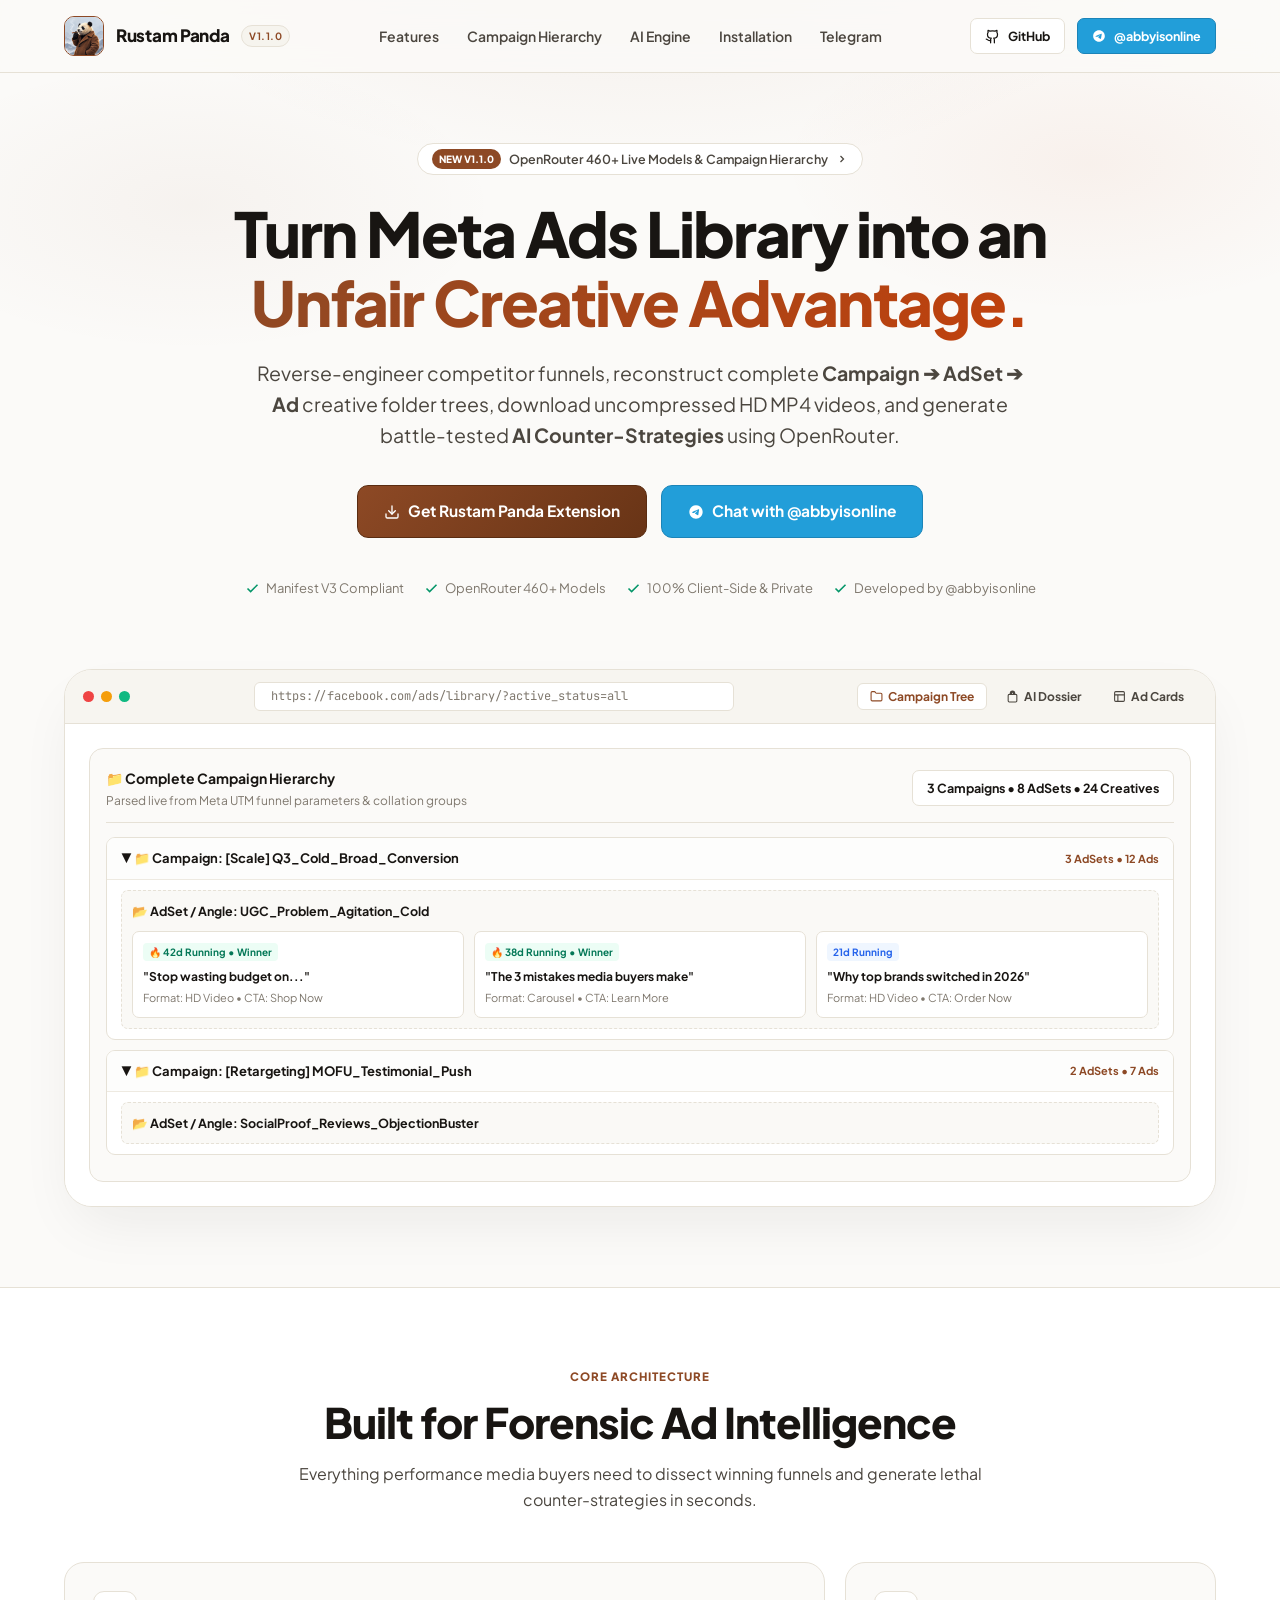
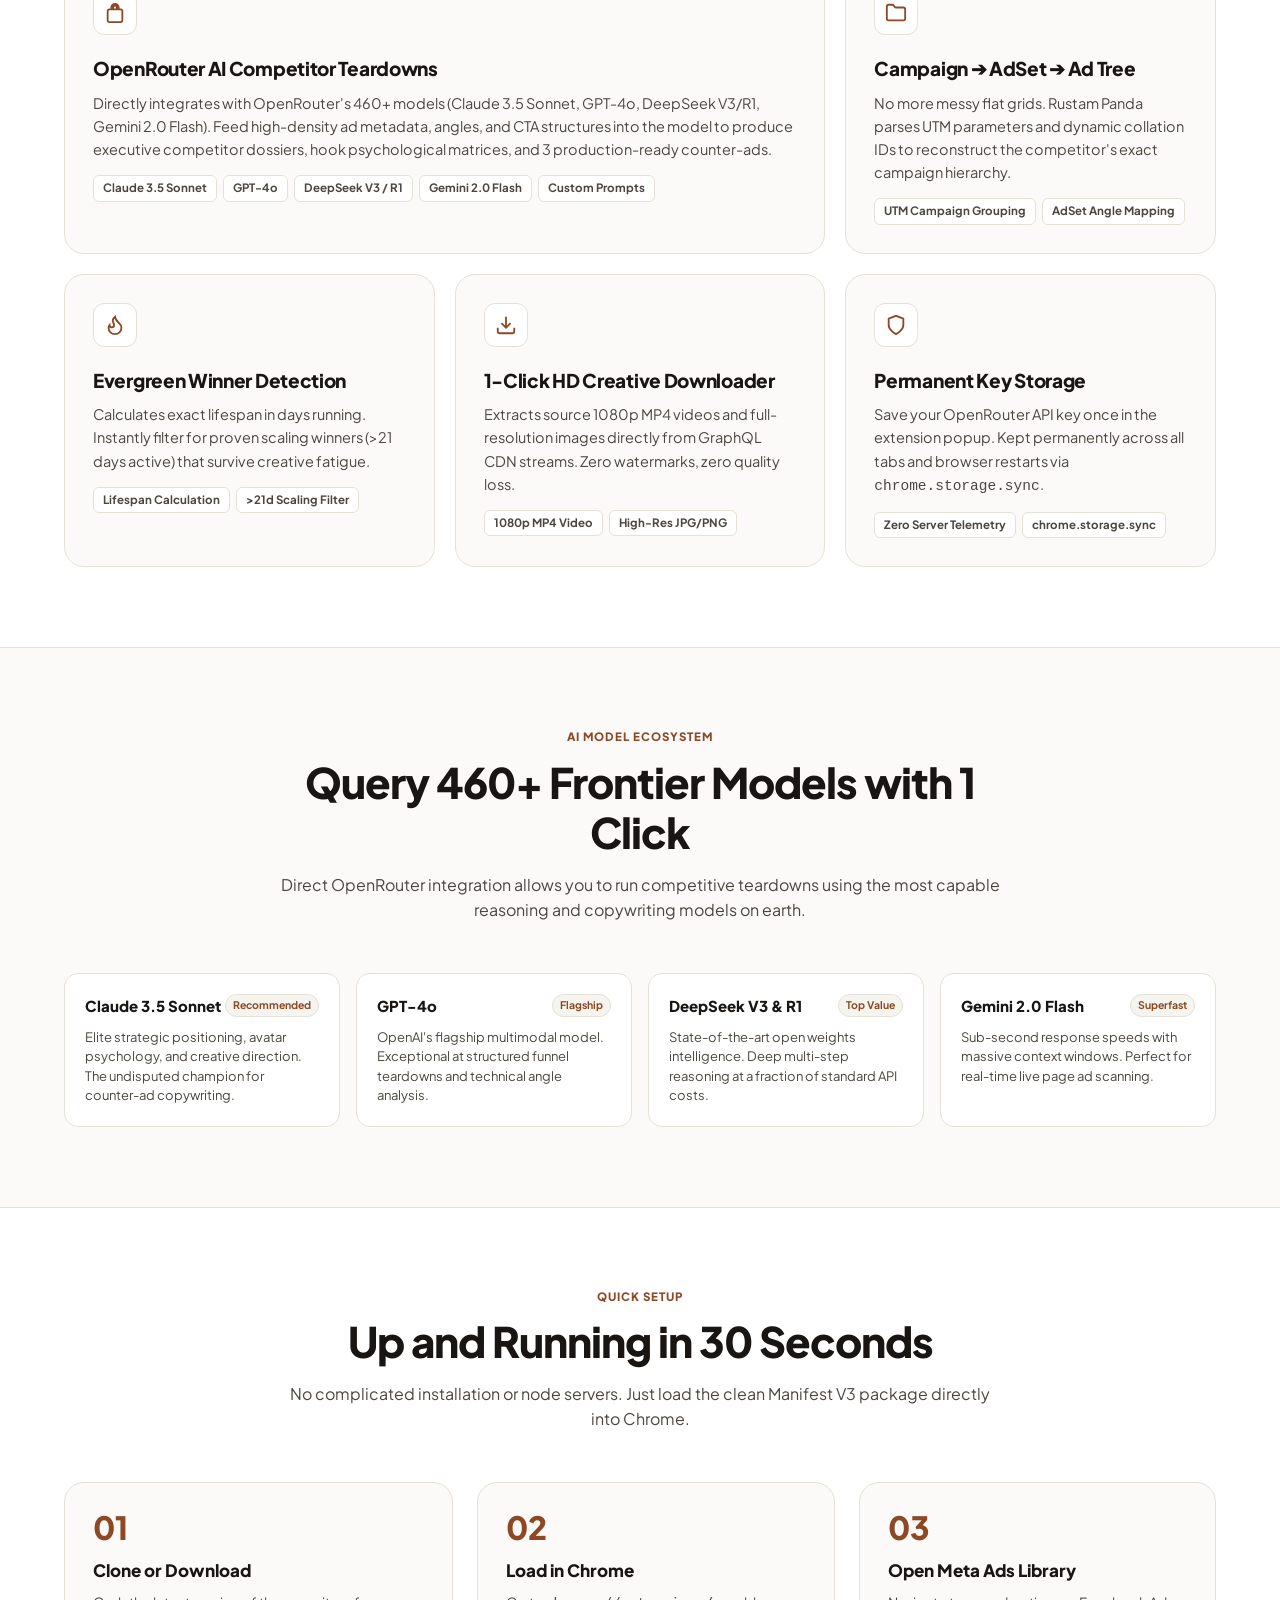
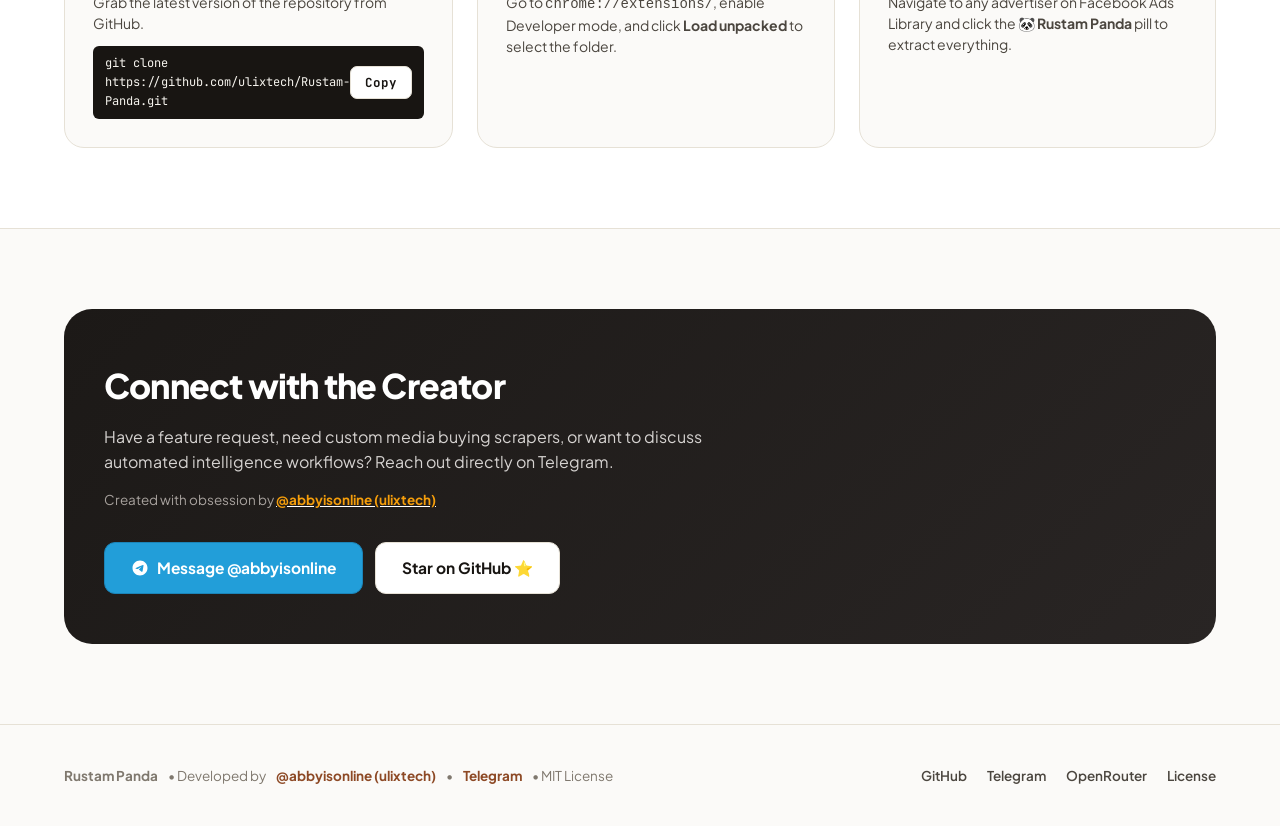
<file: index.html>
<!DOCTYPE html>
<html lang="en">
<head>
  <meta charset="UTF-8">
  <meta name="viewport" content="width=device-width, initial-scale=1.0">
  
  <!-- SEO & Social Meta Tags -->
  <title>Rustam Panda 🐼 | Meta Ads Intelligence & AI Competitor Dossier Engine</title>
  <meta name="description" content="Turn Meta Ads Library into an unfair creative advantage. Reconstruct Campaign ➔ AdSet ➔ Ad folder trees, unmask hidden UTM funnels, download HD MP4 creatives, and generate AI competitor dossiers via OpenRouter. Developed by @abbyisonline.">
  <meta name="keywords" content="meta ads library, adspy, facebook ads spy, competitor intelligence, openrouter ai, campaign hierarchy, adset tree, claude 3.5, gpt-4o, deepseek">
  <meta name="author" content="@abbyisonline">
  
  <!-- OpenGraph -->
  <meta property="og:type" content="website">
  <meta property="og:title" content="Rustam Panda 🐼 | Meta Ads Intelligence & AI Competitor Dossier Engine">
  <meta property="og:description" content="Forensic Meta AdSpy tool built for performance media buyers, copywriters, and competitive intelligence analysts. Developed by @abbyisonline.">
  <meta property="og:url" content="https://ulixtech.github.io/Rustam-Panda/">
  <meta property="og:image" content="icons/panda.jpg">

  <!-- Twitter -->
  <meta name="twitter:card" content="summary_large_image">
  <meta name="twitter:title" content="Rustam Panda 🐼 | Meta Ads Intelligence & AI Dossier Engine">
  <meta name="twitter:description" content="Reconstruct Campaign ➔ AdSet ➔ Ad folder trees and run AI competitor teardowns via OpenRouter.">
  <meta name="twitter:image" content="icons/panda.jpg">

  <link rel="icon" type="image/png" href="icons/icon48.png">
  
  <!-- Google Fonts -->
  <link rel="preconnect" href="https://fonts.googleapis.com">
  <link rel="preconnect" href="https://fonts.gstatic.com" crossorigin>
  <link href="https://fonts.googleapis.com/css2?family=JetBrains+Mono:wght@400;600;700&family=Plus+Jakarta+Sans:wght@400;500;600;700;800;900&display=swap" rel="stylesheet">
  
  <!-- Custom Stylesheet -->
  <link rel="stylesheet" href="landing.css">
</head>
<body>

  <!-- Background Ambient Glow -->
  <div class="bg-decor"></div>

  <!-- Header Navigation -->
  <header class="site-nav">
    <div class="container nav-wrap">
      <a href="#" class="nav-brand">
        <div class="nav-logo-wrap">
          <img src="icons/panda.jpg" alt="Rustam Panda" class="nav-logo-img">
        </div>
        <div>
          <span class="nav-brand-text">Rustam Panda</span>
        </div>
        <span class="nav-brand-badge">v1.1.0</span>
      </a>

      <ul class="nav-links">
        <li><a href="#features" class="nav-link">Features</a></li>
        <li><a href="#hierarchy" class="nav-link">Campaign Hierarchy</a></li>
        <li><a href="#ai-intelligence" class="nav-link">AI Engine</a></li>
        <li><a href="#installation" class="nav-link">Installation</a></li>
        <li><a href="https://t.me/abbyisonline" target="_blank" rel="noopener noreferrer" class="nav-link">Telegram</a></li>
      </ul>

      <div class="nav-actions">
        <a href="https://github.com/ulixtech/Rustam-Panda" target="_blank" rel="noopener noreferrer" class="btn btn-secondary btn-sm" id="btn-nav-github">
          <svg width="15" height="15" viewBox="0 0 24 24" fill="none" stroke="currentColor" stroke-width="2" stroke-linecap="round" stroke-linejoin="round"><path d="M15 22v-4a4.8 4.8 0 0 0-1-3.5c3 0 6-2 6-5.5.08-1.25-.27-2.48-1-3.5.28-1.15.28-2.35 0-3.5 0 0-1 0-3 1.5-2.64-.5-5.36-.5-8 0C6 2 5 2 5 2c-.3 1.15-.3 2.35 0 3.5A5.403 5.403 0 0 0 4 9c0 3.5 3 5.5 6 5.5-.39.49-.68 1.05-.85 1.65-.17.6-.22 1.23-.15 1.85v4"></path><path d="M9 18c-4.51 2-5-2-7-2"></path></svg>
          GitHub
        </a>
        <a href="https://t.me/abbyisonline" target="_blank" rel="noopener noreferrer" class="btn btn-telegram btn-sm" id="btn-nav-telegram">
          <svg width="14" height="14" viewBox="0 0 24 24" fill="currentColor"><path d="M12 2C6.48 2 2 6.48 2 12s4.48 10 10 10 10-4.48 10-10S17.52 2 12 2zm4.64 6.8c-.15 1.58-.8 5.42-1.13 7.19-.14.75-.42 1-.68 1.03-.58.05-1.02-.38-1.58-.75-.88-.58-1.38-.94-2.23-1.5-.99-.65-.35-1.01.22-1.59.15-.15 2.71-2.48 2.76-2.69a.2.2 0 00-.05-.18c-.06-.05-.14-.03-.21-.02-.09.02-1.49.95-4.22 2.79-.4.27-.76.41-1.08.4-.36-.01-1.04-.2-1.55-.37-.63-.2-1.12-.31-1.08-.66.02-.18.27-.36.74-.55 2.92-1.27 4.86-2.11 5.83-2.51 2.78-1.16 3.35-1.36 3.73-1.36.08 0 .27.02.39.12.1.08.13.19.14.27-.01.06.01.24 0 .38z"/></svg>
          @abbyisonline
        </a>
      </div>
    </div>
  </header>

  <!-- Hero Section -->
  <section class="hero">
    <div class="container">
      <a href="https://github.com/ulixtech/Rustam-Panda" target="_blank" rel="noopener noreferrer" class="announcement-badge">
        <span class="badge-tag">New v1.1.0</span>
        <span>OpenRouter 460+ Live Models & Campaign Hierarchy</span>
        <svg width="12" height="12" viewBox="0 0 24 24" fill="none" stroke="currentColor" stroke-width="2.5"><polyline points="9 18 15 12 9 6"></polyline></svg>
      </a>

      <h1 class="hero-title">
        Turn Meta Ads Library into an <br />
        <span class="hero-title-accent">Unfair Creative Advantage.</span>
      </h1>

      <p class="hero-desc">
        Reverse-engineer competitor funnels, reconstruct complete <strong>Campaign ➔ AdSet ➔ Ad</strong> creative folder trees, download uncompressed HD MP4 videos, and generate battle-tested <strong>AI Counter-Strategies</strong> using OpenRouter.
      </p>

      <div class="hero-cta-group">
        <a href="https://github.com/ulixtech/Rustam-Panda" target="_blank" rel="noopener noreferrer" class="btn btn-primary btn-lg" id="btn-hero-download">
          <svg width="16" height="16" viewBox="0 0 24 24" fill="none" stroke="currentColor" stroke-width="2" stroke-linecap="round" stroke-linejoin="round"><path d="M21 15v4a2 2 0 0 1-2 2H5a2 2 0 0 1-2-2v-4"></path><polyline points="7 10 12 15 17 10"></polyline><line x1="12" y1="15" x2="12" y2="3"></line></svg>
          Get Rustam Panda Extension
        </a>
        <a href="https://t.me/abbyisonline" target="_blank" rel="noopener noreferrer" class="btn btn-telegram btn-lg" id="btn-hero-telegram">
          <svg width="16" height="16" viewBox="0 0 24 24" fill="currentColor"><path d="M12 2C6.48 2 2 6.48 2 12s4.48 10 10 10 10-4.48 10-10S17.52 2 12 2zm4.64 6.8c-.15 1.58-.8 5.42-1.13 7.19-.14.75-.42 1-.68 1.03-.58.05-1.02-.38-1.58-.75-.88-.58-1.38-.94-2.23-1.5-.99-.65-.35-1.01.22-1.59.15-.15 2.71-2.48 2.76-2.69a.2.2 0 00-.05-.18c-.06-.05-.14-.03-.21-.02-.09.02-1.49.95-4.22 2.79-.4.27-.76.41-1.08.4-.36-.01-1.04-.2-1.55-.37-.63-.2-1.12-.31-1.08-.66.02-.18.27-.36.74-.55 2.92-1.27 4.86-2.11 5.83-2.51 2.78-1.16 3.35-1.36 3.73-1.36.08 0 .27.02.39.12.1.08.13.19.14.27-.01.06.01.24 0 .38z"/></svg>
          Chat with @abbyisonline
        </a>
      </div>

      <div class="hero-social-proof">
        <div class="proof-item">
          <svg width="15" height="15" viewBox="0 0 24 24" fill="none" stroke="currentColor" stroke-width="2.5"><polyline points="20 6 9 17 4 12"></polyline></svg>
          <span>Manifest V3 Compliant</span>
        </div>
        <div class="proof-item">
          <svg width="15" height="15" viewBox="0 0 24 24" fill="none" stroke="currentColor" stroke-width="2.5"><polyline points="20 6 9 17 4 12"></polyline></svg>
          <span>OpenRouter 460+ Models</span>
        </div>
        <div class="proof-item">
          <svg width="15" height="15" viewBox="0 0 24 24" fill="none" stroke="currentColor" stroke-width="2.5"><polyline points="20 6 9 17 4 12"></polyline></svg>
          <span>100% Client-Side & Private</span>
        </div>
        <div class="proof-item">
          <svg width="15" height="15" viewBox="0 0 24 24" fill="none" stroke="currentColor" stroke-width="2.5"><polyline points="20 6 9 17 4 12"></polyline></svg>
          <span>Developed by @abbyisonline</span>
        </div>
      </div>
    </div>
  </section>

  <!-- Interactive Terminal Simulator -->
  <section class="demo-preview-section" id="hierarchy">
    <div class="container">
      <div class="terminal-frame">
        <!-- Window Chrome -->
        <div class="terminal-topbar">
          <div class="terminal-dots">
            <span class="terminal-dot dot-red"></span>
            <span class="terminal-dot dot-yellow"></span>
            <span class="terminal-dot dot-green"></span>
          </div>

          <div class="terminal-url-bar">
            <span>https://facebook.com/ads/library/?active_status=all</span>
          </div>

          <!-- Interactive View Switcher Tabs -->
          <div class="terminal-tabs">
            <button class="demo-tab-btn active" data-tab="tree" id="tab-demo-tree">
              <svg width="13" height="13" viewBox="0 0 24 24" fill="none" stroke="currentColor" stroke-width="2"><path d="M20 20a2 2 0 0 0 2-2V8a2 2 0 0 0-2-2h-7.9a2 2 0 0 1-1.69-.9L9.6 3.9A2 2 0 0 0 7.93 3H4a2 2 0 0 0-2 2v13a2 2 0 0 0 2 2Z"/></svg>
              Campaign Tree
            </button>
            <button class="demo-tab-btn" data-tab="ai" id="tab-demo-ai">
              <svg width="13" height="13" viewBox="0 0 24 24" fill="none" stroke="currentColor" stroke-width="2"><path d="M12 2a4 4 0 0 0-4 4v2H6a2 2 0 0 0-2 2v10a2 2 0 0 0 2 2h12a2 2 0 0 0 2-2V10a2 2 0 0 0-2-2h-2V6a4 4 0 0 0-4-4zm-2 6V6a2 2 0 1 1 4 0v2h-4z"/></svg>
              AI Dossier
            </button>
            <button class="demo-tab-btn" data-tab="cards" id="tab-demo-cards">
              <svg width="13" height="13" viewBox="0 0 24 24" fill="none" stroke="currentColor" stroke-width="2"><rect x="3" y="3" width="18" height="18" rx="2" ry="2"></rect><line x1="3" y1="9" x2="21" y2="9"></line><line x1="9" y1="21" x2="9" y2="9"></line></svg>
              Ad Cards
            </button>
          </div>
        </div>

        <!-- Terminal Body -->
        <div class="terminal-body">
          
          <!-- Tab 1: Folder Hierarchy Tree -->
          <div class="demo-pane active" id="pane-tree">
            <div class="demo-tree-box">
              <div class="demo-tree-header">
                <div>
                  <strong style="font-size: 14px; color: var(--text-main);">📁 Complete Campaign Hierarchy</strong>
                  <span style="font-size: 12px; color: var(--text-muted); display: block;">Parsed live from Meta UTM funnel parameters & collation groups</span>
                </div>
                <span class="btn btn-secondary btn-sm" style="pointer-events: none;">3 Campaigns &bull; 8 AdSets &bull; 24 Creatives</span>
              </div>

              <!-- Campaign Node 1 -->
              <div class="demo-tree-node">
                <div class="demo-tree-node-title" style="cursor: pointer;">
                  <span><span class="demo-arrow">▼</span> 📁 <strong>Campaign:</strong> [Scale] Q3_Cold_Broad_Conversion</span>
                  <span style="color: var(--accent); font-size: 11px;">3 AdSets &bull; 12 Ads</span>
                </div>
                <div class="demo-tree-adset">
                  <div style="font-weight: 700; font-size: 12.5px; color: var(--text-main); margin-bottom: 6px;">
                    📂 <strong>AdSet / Angle:</strong> UGC_Problem_Agitation_Cold
                  </div>
                  <div class="demo-tree-ads-row">
                    <div class="demo-tree-ad-card">
                      <span class="demo-ad-pill">🔥 42d Running • Winner</span>
                      <div style="font-weight: 700; color: var(--text-main);">"Stop wasting budget on..."</div>
                      <div style="color: var(--text-muted); font-size: 11px; margin-top: 3px;">Format: HD Video &bull; CTA: Shop Now</div>
                    </div>
                    <div class="demo-tree-ad-card">
                      <span class="demo-ad-pill">🔥 38d Running • Winner</span>
                      <div style="font-weight: 700; color: var(--text-main);">"The 3 mistakes media buyers make"</div>
                      <div style="color: var(--text-muted); font-size: 11px; margin-top: 3px;">Format: Carousel &bull; CTA: Learn More</div>
                    </div>
                    <div class="demo-tree-ad-card">
                      <span class="demo-ad-pill" style="background:#eff6ff; color:#2563eb;">21d Running</span>
                      <div style="font-weight: 700; color: var(--text-main);">"Why top brands switched in 2026"</div>
                      <div style="color: var(--text-muted); font-size: 11px; margin-top: 3px;">Format: HD Video &bull; CTA: Order Now</div>
                    </div>
                  </div>
                </div>
              </div>

              <!-- Campaign Node 2 -->
              <div class="demo-tree-node">
                <div class="demo-tree-node-title" style="cursor: pointer;">
                  <span><span class="demo-arrow">▼</span> 📁 <strong>Campaign:</strong> [Retargeting] MOFU_Testimonial_Push</span>
                  <span style="color: var(--accent); font-size: 11px;">2 AdSets &bull; 7 Ads</span>
                </div>
                <div class="demo-tree-adset">
                  <div style="font-weight: 700; font-size: 12.5px; color: var(--text-main);">
                    📂 <strong>AdSet / Angle:</strong> SocialProof_Reviews_ObjectionBuster
                  </div>
                </div>
              </div>
            </div>
          </div>

          <!-- Tab 2: AI Competitor Dossier -->
          <div class="demo-pane" id="pane-ai">
            <div class="demo-ai-card">
              <div class="demo-ai-header">
                <div style="display: flex; align-items: center; gap: 8px;">
                  <span class="demo-ai-model-tag" id="demo-model-badge">Claude 3.5 Sonnet (Recommended)</span>
                  <span style="font-size: 12px; color: var(--text-muted);">Competitor Forensic Dossier</span>
                </div>
                <div style="display: flex; gap: 8px;">
                  <select id="demo-select-model" class="btn btn-secondary btn-sm">
                    <option value="claude">Claude 3.5 Sonnet</option>
                    <option value="gpt4o">GPT-4o Flagship</option>
                    <option value="deepseek">DeepSeek V3 / R1</option>
                    <option value="gemini">Gemini 2.0 Flash</option>
                  </select>
                  <span class="btn btn-primary btn-sm" style="pointer-events: none;">Export as PDF</span>
                </div>
              </div>

              <div class="demo-ai-report-body">
                <div class="demo-ai-section">
                  <div class="demo-ai-section-title">🎯 1. EXECUTIVE SUMMARY &amp; POSITIONING</div>
                  <p>The competitor is aggressively scaling a direct-response problem-agitation funnel. Rather than competing on price, their top-scaling creatives attack customer frustration with legacy alternatives, establishing an authoritative premium angle.</p>
                </div>
                <div class="demo-ai-section">
                  <div class="demo-ai-section-title">🎣 2. WINNING HOOK PATTERNS (ACTIVE >35 DAYS)</div>
                  <p><strong>Primary Hook Formula:</strong> <em>"If you are still using [Legacy Category], here is why 84% of [Avatars] switched this month."</em> High curiosity gap combined with social proof.</p>
                </div>
                <div class="demo-ai-section">
                  <div class="demo-ai-section-title">⚔️ 3. READY-TO-RUN COUNTER-AD SCRIPTS</div>
                  <p><strong>Counter-Concept A:</strong> Direct side-by-side demonstration exposing their product's hidden latency. Use a split-screen UGC hook with bold text overlay.</p>
                </div>
              </div>
            </div>
          </div>

          <!-- Tab 3: Ad Cards Grid -->
          <div class="demo-pane" id="pane-cards">
            <div class="demo-cards-grid">
              <div class="demo-card">
                <div class="demo-card-media">
                  <span class="demo-card-tag">🔥 42 Days Active</span>
                  <span style="color: #ffffff; font-size: 32px;">🎬</span>
                </div>
                <div class="demo-card-info">
                  <div class="demo-card-headline">"Tired of manual tracking?"</div>
                  <div class="demo-card-copy">Stop leaking 30% of your Meta attribution. Meet the automated workflow...</div>
                  <button class="btn btn-secondary btn-sm" style="width: 100%;">Download HD MP4 (1080p)</button>
                </div>
              </div>

              <div class="demo-card">
                <div class="demo-card-media">
                  <span class="demo-card-tag">🔥 38 Days Active</span>
                  <span style="color: #ffffff; font-size: 32px;">🖼️</span>
                </div>
                <div class="demo-card-info">
                  <div class="demo-card-headline">"3 Reasons Top Brands Switch"</div>
                  <div class="demo-card-copy">Compare features side-by-side. Zero contracts, instant onboarding...</div>
                  <button class="btn btn-secondary btn-sm" style="width: 100%;">Download High-Res</button>
                </div>
              </div>

              <div class="demo-card">
                <div class="demo-card-media">
                  <span class="demo-card-tag" style="background:#2563eb;">21 Days Active</span>
                  <span style="color: #ffffff; font-size: 32px;">🎬</span>
                </div>
                <div class="demo-card-info">
                  <div class="demo-card-headline">"Unboxing &amp; Full Walkthrough"</div>
                  <div class="demo-card-copy">Watch our founder build a high-converting campaign from scratch in 5 mins...</div>
                  <button class="btn btn-secondary btn-sm" style="width: 100%;">Download HD MP4 (1080p)</button>
                </div>
              </div>
            </div>
          </div>

        </div>
      </div>
    </div>
  </section>

  <!-- Bento Features Grid Section -->
  <section class="features-section" id="features">
    <div class="container">
      <div class="section-head">
        <div class="section-tag">Core Architecture</div>
        <h2 class="section-title">Built for Forensic Ad Intelligence</h2>
        <p class="section-desc">Everything performance media buyers need to dissect winning funnels and generate lethal counter-strategies in seconds.</p>
      </div>

      <div class="bento-grid">
        <!-- Feature 1: Large Card -->
        <div class="bento-card bento-card-large">
          <div class="bento-icon-badge">
            <svg width="22" height="22" viewBox="0 0 24 24" fill="none" stroke="currentColor" stroke-width="2"><path d="M12 2a4 4 0 0 0-4 4v2H6a2 2 0 0 0-2 2v10a2 2 0 0 0 2 2h12a2 2 0 0 0 2-2V10a2 2 0 0 0-2-2h-2V6a4 4 0 0 0-4-4zm-2 6V6a2 2 0 1 1 4 0v2h-4z"/></svg>
          </div>
          <h3 class="bento-title">OpenRouter AI Competitor Teardowns</h3>
          <p class="bento-desc">
            Directly integrates with OpenRouter's 460+ models (Claude 3.5 Sonnet, GPT-4o, DeepSeek V3/R1, Gemini 2.0 Flash). Feed high-density ad metadata, angles, and CTA structures into the model to produce executive competitor dossiers, hook psychological matrices, and 3 production-ready counter-ads.
          </p>
          <div class="bento-pill-list">
            <span class="bento-pill">Claude 3.5 Sonnet</span>
            <span class="bento-pill">GPT-4o</span>
            <span class="bento-pill">DeepSeek V3 / R1</span>
            <span class="bento-pill">Gemini 2.0 Flash</span>
            <span class="bento-pill">Custom Prompts</span>
          </div>
        </div>

        <!-- Feature 2: Folder Tree -->
        <div class="bento-card">
          <div class="bento-icon-badge">
            <svg width="22" height="22" viewBox="0 0 24 24" fill="none" stroke="currentColor" stroke-width="2"><path d="M20 20a2 2 0 0 0 2-2V8a2 2 0 0 0-2-2h-7.9a2 2 0 0 1-1.69-.9L9.6 3.9A2 2 0 0 0 7.93 3H4a2 2 0 0 0-2 2v13a2 2 0 0 0 2 2Z"/></svg>
          </div>
          <h3 class="bento-title">Campaign ➔ AdSet ➔ Ad Tree</h3>
          <p class="bento-desc">
            No more messy flat grids. Rustam Panda parses UTM parameters and dynamic collation IDs to reconstruct the competitor's exact campaign hierarchy.
          </p>
          <div class="bento-pill-list">
            <span class="bento-pill">UTM Campaign Grouping</span>
            <span class="bento-pill">AdSet Angle Mapping</span>
          </div>
        </div>

        <!-- Feature 3: Evergreen Winner Detection -->
        <div class="bento-card">
          <div class="bento-icon-badge">
            <svg width="22" height="22" viewBox="0 0 24 24" fill="none" stroke="currentColor" stroke-width="2"><path d="M8.5 14.5A2.5 2.5 0 0 0 11 12c0-1.38-.5-2-1-3-1.072-2.143-.224-4.054 2-6 .5 2.5 2 4.9 4 6.5 2 1.6 3 3.5 3 5.5a7 7 0 1 1-14 0c0-1.153.433-2.294 1-3a2.5 2.5 0 0 0 2.5 2.5z"/></svg>
          </div>
          <h3 class="bento-title">Evergreen Winner Detection</h3>
          <p class="bento-desc">
            Calculates exact lifespan in days running. Instantly filter for proven scaling winners (>21 days active) that survive creative fatigue.
          </p>
          <div class="bento-pill-list">
            <span class="bento-pill">Lifespan Calculation</span>
            <span class="bento-pill">>21d Scaling Filter</span>
          </div>
        </div>

        <!-- Feature 4: HD Media Downloader -->
        <div class="bento-card">
          <div class="bento-icon-badge">
            <svg width="22" height="22" viewBox="0 0 24 24" fill="none" stroke="currentColor" stroke-width="2"><path d="M21 15v4a2 2 0 0 1-2 2H5a2 2 0 0 1-2-2v-4"></path><polyline points="7 10 12 15 17 10"></polyline><line x1="12" y1="15" x2="12" y2="3"></line></svg>
          </div>
          <h3 class="bento-title">1-Click HD Creative Downloader</h3>
          <p class="bento-desc">
            Extracts source 1080p MP4 videos and full-resolution images directly from GraphQL CDN streams. Zero watermarks, zero quality loss.
          </p>
          <div class="bento-pill-list">
            <span class="bento-pill">1080p MP4 Video</span>
            <span class="bento-pill">High-Res JPG/PNG</span>
          </div>
        </div>

        <!-- Feature 5: Permanent Storage & Privacy -->
        <div class="bento-card">
          <div class="bento-icon-badge">
            <svg width="22" height="22" viewBox="0 0 24 24" fill="none" stroke="currentColor" stroke-width="2"><path d="M12 22s8-4 8-10V5l-8-3-8 3v7c0 6 8 10 8 10z"/></svg>
          </div>
          <h3 class="bento-title">Permanent Key Storage</h3>
          <p class="bento-desc">
            Save your OpenRouter API key once in the extension popup. Kept permanently across all tabs and browser restarts via <code>chrome.storage.sync</code>.
          </p>
          <div class="bento-pill-list">
            <span class="bento-pill">Zero Server Telemetry</span>
            <span class="bento-pill">chrome.storage.sync</span>
          </div>
        </div>
      </div>
    </div>
  </section>

  <!-- OpenRouter Model Ecosystem Section -->
  <section class="models-section" id="ai-intelligence">
    <div class="container">
      <div class="section-head">
        <div class="section-tag">AI Model Ecosystem</div>
        <h2 class="section-title">Query 460+ Frontier Models with 1 Click</h2>
        <p class="section-desc">Direct OpenRouter integration allows you to run competitive teardowns using the most capable reasoning and copywriting models on earth.</p>
      </div>

      <div class="models-grid">
        <div class="model-card">
          <div class="model-header">
            <span class="model-name">Claude 3.5 Sonnet</span>
            <span class="model-badge">Recommended</span>
          </div>
          <p class="model-desc">Elite strategic positioning, avatar psychology, and creative direction. The undisputed champion for counter-ad copywriting.</p>
        </div>

        <div class="model-card">
          <div class="model-header">
            <span class="model-name">GPT-4o</span>
            <span class="model-badge">Flagship</span>
          </div>
          <p class="model-desc">OpenAI's flagship multimodal model. Exceptional at structured funnel teardowns and technical angle analysis.</p>
        </div>

        <div class="model-card">
          <div class="model-header">
            <span class="model-name">DeepSeek V3 &amp; R1</span>
            <span class="model-badge">Top Value</span>
          </div>
          <p class="model-desc">State-of-the-art open weights intelligence. Deep multi-step reasoning at a fraction of standard API costs.</p>
        </div>

        <div class="model-card">
          <div class="model-header">
            <span class="model-name">Gemini 2.0 Flash</span>
            <span class="model-badge">Superfast</span>
          </div>
          <p class="model-desc">Sub-second response speeds with massive context windows. Perfect for real-time live page ad scanning.</p>
        </div>
      </div>
    </div>
  </section>

  <!-- 3-Step Setup Section -->
  <section class="install-section" id="installation">
    <div class="container">
      <div class="section-head">
        <div class="section-tag">Quick Setup</div>
        <h2 class="section-title">Up and Running in 30 Seconds</h2>
        <p class="section-desc">No complicated installation or node servers. Just load the clean Manifest V3 package directly into Chrome.</p>
      </div>

      <div class="steps-grid">
        <div class="step-card">
          <div class="step-num">01</div>
          <h3 class="step-title">Clone or Download</h3>
          <p class="step-desc">Grab the latest version of the repository from GitHub.</p>
          <div class="code-box">
            <span>git clone https://github.com/ulixtech/Rustam-Panda.git</span>
            <button class="btn btn-secondary btn-sm btn-copy-code" data-code="git clone https://github.com/ulixtech/Rustam-Panda.git">Copy</button>
          </div>
        </div>

        <div class="step-card">
          <div class="step-num">02</div>
          <h3 class="step-title">Load in Chrome</h3>
          <p class="step-desc">Go to <code>chrome://extensions/</code>, enable Developer mode, and click <strong>Load unpacked</strong> to select the folder.</p>
        </div>

        <div class="step-card">
          <div class="step-num">03</div>
          <h3 class="step-title">Open Meta Ads Library</h3>
          <p class="step-desc">Navigate to any advertiser on Facebook Ads Library and click the <strong>🐼 Rustam Panda</strong> pill to extract everything.</p>
        </div>
      </div>
    </div>
  </section>

  <!-- Creator & Community Telegram CTA Banner -->
  <section class="cta-banner">
    <div class="container">
      <div class="cta-box">
        <div class="cta-content">
          <h2 class="cta-title">Connect with the Creator</h2>
          <p class="cta-desc">
            Have a feature request, need custom media buying scrapers, or want to discuss automated intelligence workflows? Reach out directly on Telegram.
          </p>
          <div class="cta-author-tag">
            <span>Created with obsession by <a href="https://github.com/ulixtech" target="_blank" rel="noopener noreferrer" style="color: #ffffff; text-decoration: underline;"><strong>@abbyisonline (ulixtech)</strong></a></span>
          </div>
        </div>
        <div class="cta-btns">
          <a href="https://t.me/abbyisonline" target="_blank" rel="noopener noreferrer" class="btn btn-telegram btn-lg" id="btn-cta-telegram">
            <svg width="18" height="18" viewBox="0 0 24 24" fill="currentColor"><path d="M12 2C6.48 2 2 6.48 2 12s4.48 10 10 10 10-4.48 10-10S17.52 2 12 2zm4.64 6.8c-.15 1.58-.8 5.42-1.13 7.19-.14.75-.42 1-.68 1.03-.58.05-1.02-.38-1.58-.75-.88-.58-1.38-.94-2.23-1.5-.99-.65-.35-1.01.22-1.59.15-.15 2.71-2.48 2.76-2.69a.2.2 0 00-.05-.18c-.06-.05-.14-.03-.21-.02-.09.02-1.49.95-4.22 2.79-.4.27-.76.41-1.08.4-.36-.01-1.04-.2-1.55-.37-.63-.2-1.12-.31-1.08-.66.02-.18.27-.36.74-.55 2.92-1.27 4.86-2.11 5.83-2.51 2.78-1.16 3.35-1.36 3.73-1.36.08 0 .27.02.39.12.1.08.13.19.14.27-.01.06.01.24 0 .38z"/></svg>
            Message @abbyisonline
          </a>
          <a href="https://github.com/ulixtech/Rustam-Panda" target="_blank" rel="noopener noreferrer" class="btn btn-secondary btn-lg" id="btn-cta-github">
            Star on GitHub ⭐
          </a>
        </div>
      </div>
    </div>
  </section>

  <!-- Site Footer -->
  <footer class="site-footer">
    <div class="container footer-wrap">
      <div class="footer-left">
        <strong>Rustam Panda</strong> &bull; Developed by <a href="https://github.com/ulixtech" target="_blank" rel="noopener noreferrer" style="color: var(--accent); text-decoration: none; font-weight: 700;">@abbyisonline (ulixtech)</a> &bull; <a href="https://t.me/abbyisonline" target="_blank" rel="noopener noreferrer" style="color: var(--accent); text-decoration: none; font-weight: 700;">Telegram</a> &bull; MIT License
      </div>
      <ul class="footer-links">
        <li><a href="https://github.com/ulixtech/Rustam-Panda" target="_blank" rel="noopener noreferrer" class="footer-link">GitHub</a></li>
        <li><a href="https://t.me/abbyisonline" target="_blank" rel="noopener noreferrer" class="footer-link">Telegram</a></li>
        <li><a href="https://openrouter.ai" target="_blank" rel="noopener noreferrer" class="footer-link">OpenRouter</a></li>
        <li><a href="https://github.com/ulixtech/Rustam-Panda/blob/main/LICENSE" target="_blank" rel="noopener noreferrer" class="footer-link">License</a></li>
      </ul>
    </div>
  </footer>

  <script src="landing.js"></script>
</body>
</html>
</file>
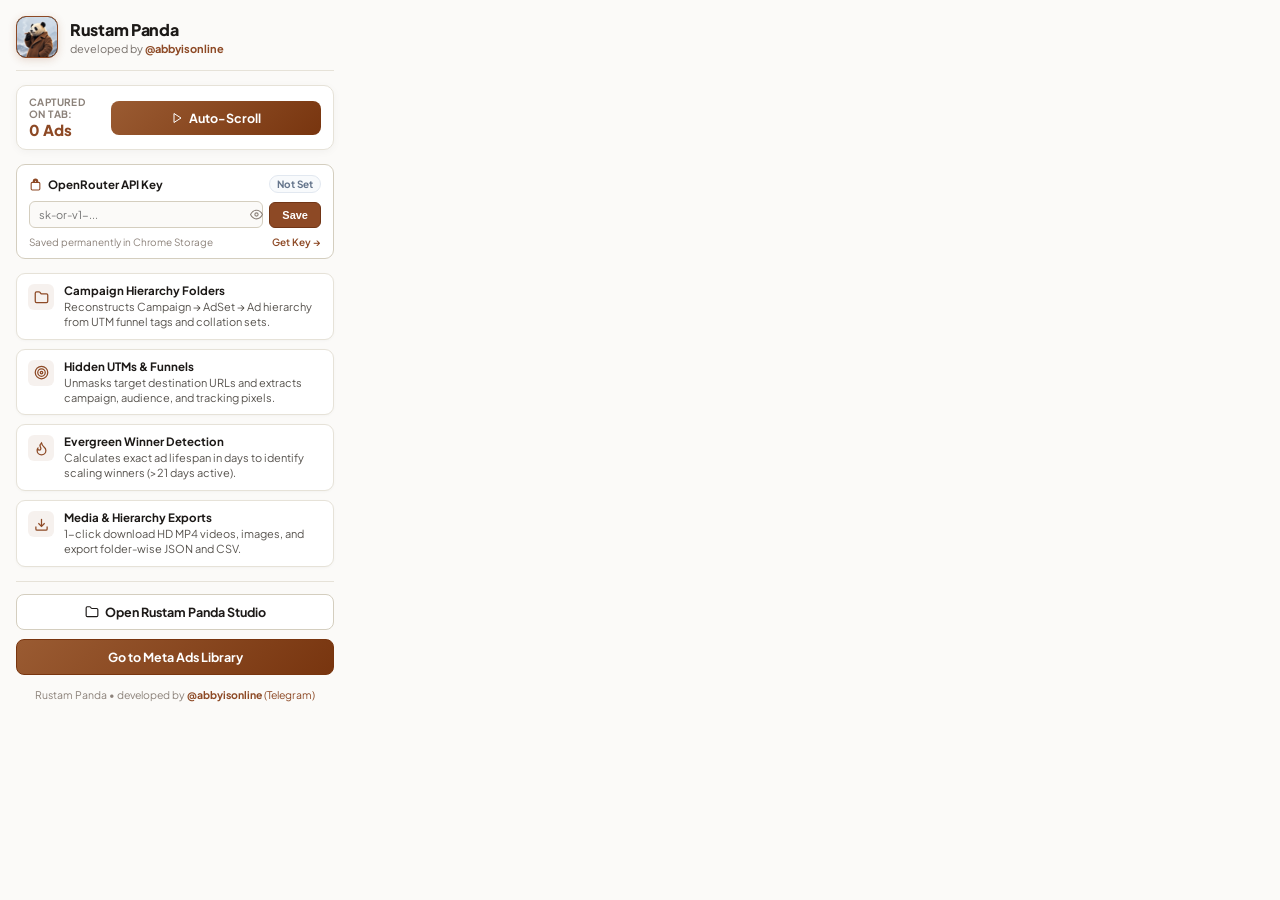
<file: popup.html>
<!DOCTYPE html>
<html lang="en">
<head>
  <meta charset="UTF-8">
  <title>Rustam Panda</title>
  <link rel="stylesheet" href="popup.css">
</head>
<body>
  <div class="popup-container">
    <div class="popup-header">
      <div class="popup-logo">
        <img src="icons/icon48.png" alt="Rustam Panda" class="popup-panda-avatar" />
      </div>
      <div>
        <div class="popup-title">Rustam Panda</div>
        <div class="popup-author">developed by <a href="https://t.me/abbyisonline" target="_blank" rel="noopener noreferrer" style="color: inherit; text-decoration: none;"><strong>@abbyisonline</strong></a></div>
      </div>
    </div>

    <div class="popup-live-box" id="popup-live-box">
      <div class="popup-live-stat">
        <span class="popup-live-label">Captured on Tab:</span>
        <span class="popup-live-val" id="popup-live-count">0 Ads</span>
      </div>
      <button id="btn-toggle-autoscroll" class="popup-btn popup-btn-autoscroll">
        <svg width="12" height="12" viewBox="0 0 24 24" fill="none" stroke="currentColor" stroke-width="2"><polygon points="6 3 20 12 6 21 6 3"/></svg>
        <span id="btn-autoscroll-text">Auto-Scroll</span>
      </button>
    </div>

    <!-- Permanent OpenRouter API Key Storage -->
    <div class="popup-api-box">
      <div class="popup-api-header">
        <div class="popup-api-title-row">
          <svg width="13" height="13" viewBox="0 0 24 24" fill="none" stroke="currentColor" stroke-width="2"><path d="M12 2a4 4 0 0 0-4 4v2H6a2 2 0 0 0-2 2v10a2 2 0 0 0 2 2h12a2 2 0 0 0 2-2V10a2 2 0 0 0-2-2h-2V6a4 4 0 0 0-4-4zm-2 6V6a2 2 0 1 1 4 0v2h-4z"/></svg>
          <span class="popup-api-title">OpenRouter API Key</span>
        </div>
        <span id="popup-api-status" class="popup-api-badge not-set">Not Set</span>
      </div>
      <div class="popup-api-input-wrap">
        <input type="password" id="popup-input-apikey" class="popup-api-input" placeholder="sk-or-v1-..." autocomplete="off" spellcheck="false" />
        <button type="button" id="popup-btn-toggle-key" class="popup-btn-eye" title="Show/Hide Key">
          <svg width="13" height="13" viewBox="0 0 24 24" fill="none" stroke="currentColor" stroke-width="2"><path d="M1 12s4-8 11-8 11 8 11 8-4 8-11 8-11-8-11-8z"/><circle cx="12" cy="12" r="3"/></svg>
        </button>
        <button type="button" id="popup-btn-save-key" class="popup-btn-save-key">Save</button>
      </div>
      <div class="popup-api-footer">
        <span class="popup-api-hint">Saved permanently in Chrome Storage</span>
        <a href="https://openrouter.ai/keys" target="_blank" class="popup-api-link">Get Key &rarr;</a>
      </div>
    </div>

    <div class="popup-body">
      <div class="feature-card">
        <div class="feature-icon">
          <svg width="15" height="15" viewBox="0 0 24 24" fill="none" stroke="currentColor" stroke-width="2"><path d="M20 20a2 2 0 0 0 2-2V8a2 2 0 0 0-2-2h-7.9a2 2 0 0 1-1.69-.9L9.6 3.9A2 2 0 0 0 7.93 3H4a2 2 0 0 0-2 2v13a2 2 0 0 0 2 2Z"/></svg>
        </div>
        <div class="feature-info">
          <div class="feature-title">Campaign Hierarchy Folders</div>
          <div class="feature-desc">Reconstructs Campaign &rarr; AdSet &rarr; Ad hierarchy from UTM funnel tags and collation sets.</div>
        </div>
      </div>

      <div class="feature-card">
        <div class="feature-icon">
          <svg width="15" height="15" viewBox="0 0 24 24" fill="none" stroke="currentColor" stroke-width="2"><circle cx="12" cy="12" r="10"/><circle cx="12" cy="12" r="6"/><circle cx="12" cy="12" r="2"/></svg>
        </div>
        <div class="feature-info">
          <div class="feature-title">Hidden UTMs &amp; Funnels</div>
          <div class="feature-desc">Unmasks target destination URLs and extracts campaign, audience, and tracking pixels.</div>
        </div>
      </div>

      <div class="feature-card">
        <div class="feature-icon">
          <svg width="15" height="15" viewBox="0 0 24 24" fill="none" stroke="currentColor" stroke-width="2"><path d="M8.5 14.5A2.5 2.5 0 0 0 11 12c0-1.38-.5-2-1-3-1.072-2.143-.224-4.054 2-6 .5 2.5 2 4.9 4 6.5 2 1.6 3 3.5 3 5.5a7 7 0 1 1-14 0c0-1.153.433-2.294 1-3a2.5 2.5 0 0 0 2.5 2.5z"/></svg>
        </div>
        <div class="feature-info">
          <div class="feature-title">Evergreen Winner Detection</div>
          <div class="feature-desc">Calculates exact ad lifespan in days to identify scaling winners (>21 days active).</div>
        </div>
      </div>

      <div class="feature-card">
        <div class="feature-icon">
          <svg width="15" height="15" viewBox="0 0 24 24" fill="none" stroke="currentColor" stroke-width="2"><path d="M21 15v4a2 2 0 0 1-2 2H5a2 2 0 0 1-2-2v-4"/><polyline points="7 10 12 15 17 10"/><line x1="12" y1="15" x2="12" y2="3"/></svg>
        </div>
        <div class="feature-info">
          <div class="feature-title">Media &amp; Hierarchy Exports</div>
          <div class="feature-desc">1-click download HD MP4 videos, images, and export folder-wise JSON and CSV.</div>
        </div>
      </div>
    </div>

    <div class="popup-footer">
      <button id="btn-toggle-studio" class="popup-btn popup-btn-secondary">
        <svg width="14" height="14" viewBox="0 0 24 24" fill="none" stroke="currentColor" stroke-width="2"><path d="M20 20a2 2 0 0 0 2-2V8a2 2 0 0 0-2-2h-7.9a2 2 0 0 1-1.69-.9L9.6 3.9A2 2 0 0 0 7.93 3H4a2 2 0 0 0-2 2v13a2 2 0 0 0 2 2Z"/></svg>
        Open Rustam Panda Studio
      </button>
      <button id="btn-open-library" class="popup-btn popup-btn-primary">
        Go to Meta Ads Library
      </button>
      <div class="popup-credits">
        Rustam Panda &bull; developed by <a href="https://t.me/abbyisonline" target="_blank" rel="noopener noreferrer" style="color: #8d4925; text-decoration: none;"><strong>@abbyisonline</strong> (Telegram)</a>
      </div>
    </div>
  </div>
  <script src="popup.js"></script>
</body>
</html>
</file>
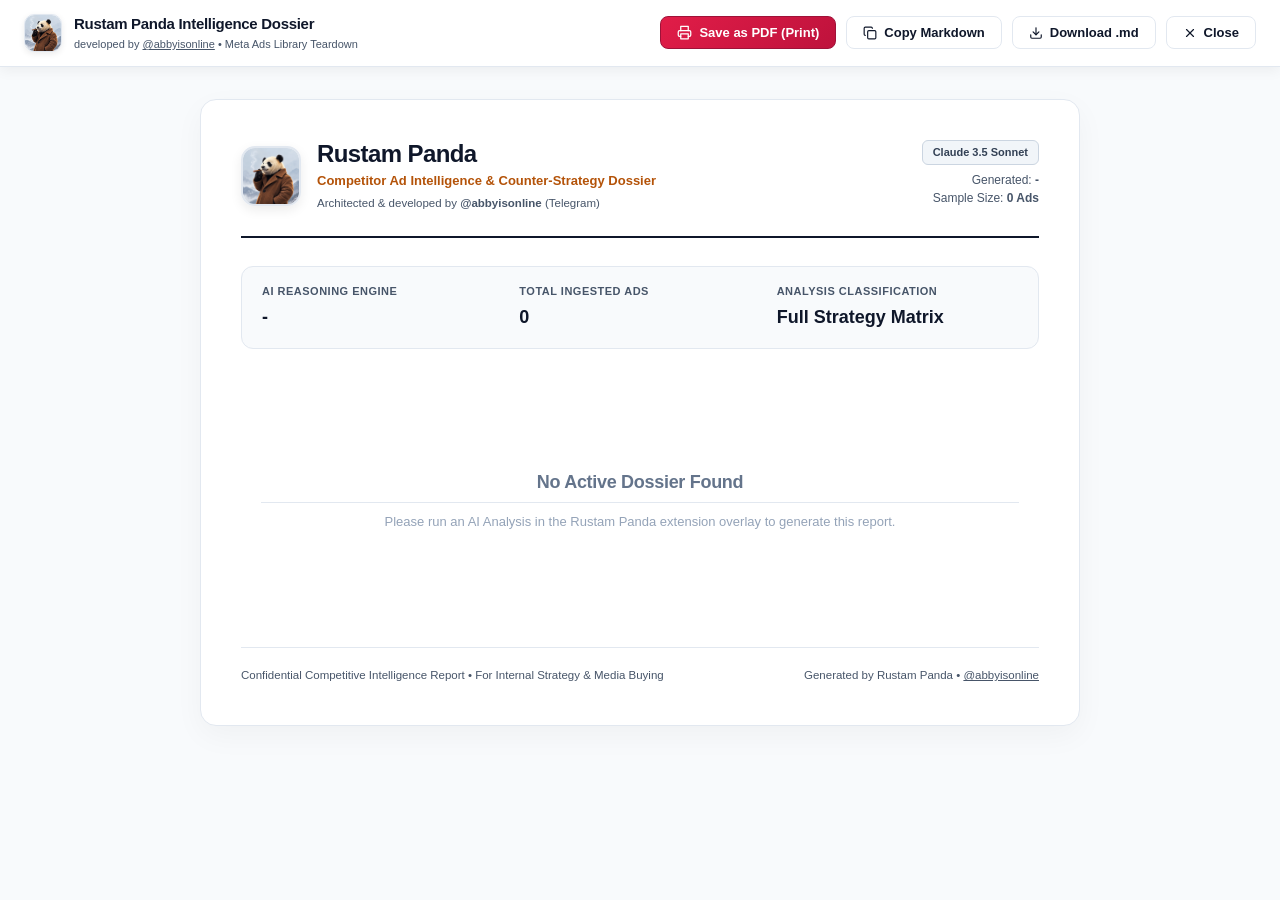
<file: report.html>
<!DOCTYPE html>
<html lang="en">
<head>
  <meta charset="UTF-8">
  <meta name="viewport" content="width=device-width, initial-scale=1.0">
  <title>Rustam Panda - AI Competitor Intelligence Dossier</title>
  <link rel="icon" type="image/png" href="icons/icon48.png">
  <style>
    :root {
      --bg: #f8fafc;
      --card-bg: #ffffff;
      --text: #0f172a;
      --text-muted: #475569;
      --border: #e2e8f0;
      --accent: #b45309;
      --accent-dark: #78350f;
      --accent-light: #fef3c7;
      --danger: #e11d48;
    }

    * {
      box-sizing: border-box;
      margin: 0;
      padding: 0;
      -webkit-print-color-adjust: exact !important;
      print-color-adjust: exact !important;
    }

    body {
      font-family: -apple-system, BlinkMacSystemFont, 'Segoe UI', Roboto, 'Helvetica Neue', Arial, sans-serif;
      background: var(--bg);
      color: var(--text);
      line-height: 1.6;
      padding-bottom: 60px;
    }

    /* Fixed Top Action Bar */
    .top-toolbar {
      position: sticky;
      top: 0;
      z-index: 100;
      background: rgba(255, 255, 255, 0.95);
      backdrop-filter: blur(12px);
      border-bottom: 1px solid var(--border);
      padding: 12px 24px;
      display: flex;
      align-items: center;
      justify-content: space-between;
      box-shadow: 0 4px 12px rgba(0, 0, 0, 0.05);
    }

    .toolbar-brand {
      display: flex;
      align-items: center;
      gap: 12px;
    }

    .toolbar-avatar {
      width: 38px;
      height: 38px;
      border-radius: 10px;
      object-fit: cover;
      border: 1px solid var(--border);
      box-shadow: 0 2px 6px rgba(0, 0, 0, 0.08);
    }

    .toolbar-title {
      font-size: 15px;
      font-weight: 800;
      color: var(--text);
      letter-spacing: -0.3px;
    }

    .toolbar-sub {
      font-size: 11px;
      color: var(--text-muted);
      font-weight: 500;
    }

    .toolbar-actions {
      display: flex;
      align-items: center;
      gap: 10px;
    }

    .btn {
      display: inline-flex;
      align-items: center;
      gap: 7px;
      padding: 8px 16px;
      border-radius: 8px;
      font-size: 13px;
      font-weight: 600;
      cursor: pointer;
      border: 1px solid transparent;
      transition: all 0.15s ease;
      text-decoration: none;
    }

    .btn-pdf {
      background: linear-gradient(135deg, #e11d48 0%, #be123c 100%);
      color: #ffffff;
      border-color: #9f1239;
      box-shadow: none;
    }

    .btn-pdf:hover {
      background: linear-gradient(135deg, #be123c 0%, #9f1239 100%);
      transform: translateY(-1px);
      box-shadow: none;
    }

    .btn-secondary {
      background: #ffffff;
      color: var(--text);
      border: 1px solid var(--border);
    }

    .btn-secondary:hover {
      background: #f1f5f9;
      border-color: #cbd5e1;
    }

    /* Report Page Layout */
    .report-container {
      max-width: 920px;
      margin: 32px auto 0 auto;
      padding: 0 20px;
    }

    .report-card {
      background: var(--card-bg);
      border: 1px solid var(--border);
      border-radius: 16px;
      padding: 40px;
      box-shadow: 0 10px 30px rgba(0, 0, 0, 0.04);
    }

    /* Executive Header */
    .executive-header {
      display: flex;
      align-items: flex-start;
      justify-content: space-between;
      border-bottom: 2px solid #0f172a;
      padding-bottom: 24px;
      margin-bottom: 28px;
    }

    .dossier-branding {
      display: flex;
      align-items: center;
      gap: 16px;
    }

    .dossier-avatar {
      width: 60px;
      height: 60px;
      border-radius: 14px;
      object-fit: cover;
      border: 2px solid var(--border);
      box-shadow: 0 4px 12px rgba(0, 0, 0, 0.08);
    }

    .dossier-title {
      font-size: 24px;
      font-weight: 900;
      color: #0f172a;
      letter-spacing: -0.6px;
      line-height: 1.15;
    }

    .dossier-subtitle {
      font-size: 13px;
      font-weight: 600;
      color: var(--accent);
      margin-top: 4px;
    }

    .dossier-author {
      font-size: 11.5px;
      color: var(--text-muted);
      margin-top: 2px;
    }

    .dossier-meta-box {
      text-align: right;
      font-size: 12px;
      color: var(--text-muted);
      line-height: 1.55;
    }

    .meta-badge {
      display: inline-block;
      background: #f1f5f9;
      border: 1px solid #cbd5e1;
      color: #334155;
      font-weight: 700;
      font-size: 11px;
      padding: 3px 10px;
      border-radius: 6px;
      margin-bottom: 6px;
    }

    /* KPI Summary Row */
    .kpi-row {
      display: grid;
      grid-template-columns: repeat(3, 1fr);
      gap: 16px;
      background: #f8fafc;
      border: 1px solid var(--border);
      border-radius: 12px;
      padding: 16px 20px;
      margin-bottom: 30px;
    }

    .kpi-item {
      display: flex;
      flex-direction: column;
    }

    .kpi-label {
      font-size: 11px;
      text-transform: uppercase;
      letter-spacing: 0.5px;
      font-weight: 700;
      color: var(--text-muted);
    }

    .kpi-value {
      font-size: 18px;
      font-weight: 800;
      color: #0f172a;
      margin-top: 2px;
    }

    /* Markdown Content Styling */
    .adspy-report-content {
      font-size: 14px;
      line-height: 1.7;
      color: #1e293b;
    }

    .adspy-report-content h1,
    .adspy-report-content h2,
    .adspy-report-content h3,
    .adspy-report-content h4 {
      color: #0f172a;
      font-weight: 800;
      margin-top: 28px;
      margin-bottom: 12px;
      letter-spacing: -0.3px;
      page-break-after: avoid;
    }

    .adspy-report-content h1 {
      font-size: 20px;
      border-bottom: 2px solid var(--border);
      padding-bottom: 6px;
    }

    .adspy-report-content h2 {
      font-size: 16px;
      color: var(--accent);
      border-bottom: 1px solid var(--border);
      padding-bottom: 5px;
    }

    .adspy-report-content h3 {
      font-size: 14.5px;
      color: #1e293b;
    }

    .adspy-section-num {
      display: inline-block;
      background: var(--accent-light);
      color: var(--accent-dark);
      font-weight: 800;
      padding: 1px 7px;
      border-radius: 5px;
      font-size: 12px;
      margin-right: 6px;
    }

    .adspy-report-content p {
      margin-bottom: 14px;
      color: #334155;
    }

    .adspy-report-content strong {
      color: #0f172a;
      font-weight: 700;
    }

    .adspy-report-content hr,
    .adspy-report-hr {
      border: 0;
      border-top: 1px solid var(--border);
      margin: 26px 0;
    }

    .adspy-report-content blockquote {
      border-left: 4px solid var(--accent);
      background: #fdf8f6;
      margin: 16px 0;
      padding: 12px 18px;
      border-radius: 0 10px 10px 0;
      font-style: italic;
      color: #475569;
      page-break-inside: avoid;
    }

    .adspy-report-content ul,
    .adspy-report-content ol {
      padding-left: 24px;
      margin-bottom: 16px;
      color: #334155;
    }

    .adspy-report-content li {
      margin-bottom: 6px;
    }

    .adspy-report-content code {
      font-family: 'SFMono-Regular', Menlo, Monaco, Consolas, monospace;
      font-size: 12.5px;
      background: #f1f5f9;
      border: 1px solid var(--border);
      padding: 2px 6px;
      border-radius: 4px;
      color: #b45309;
    }

    /* Markdown Tables */
    .adspy-table-wrapper {
      width: 100%;
      margin: 20px 0;
      overflow-x: auto;
      border-radius: 10px;
      border: 1px solid var(--border);
      background: #ffffff;
      box-shadow: 0 2px 8px rgba(0, 0, 0, 0.03);
      page-break-inside: avoid;
    }

    .adspy-report-table {
      width: 100%;
      border-collapse: collapse;
      font-size: 13px;
      line-height: 1.55;
      text-align: left;
    }

    .adspy-report-table th {
      background: #f8fafc;
      color: #0f172a;
      font-weight: 700;
      padding: 12px 16px;
      border-bottom: 2px solid var(--border);
      font-size: 12px;
      text-transform: uppercase;
      letter-spacing: 0.4px;
      white-space: nowrap;
    }

    .adspy-report-table td {
      padding: 12px 16px;
      border-bottom: 1px solid var(--border);
      color: #334155;
      vertical-align: top;
    }

    .adspy-report-table tr:last-child td {
      border-bottom: none;
    }

    .adspy-report-table tr.adspy-tr-stripe td {
      background: #fcfdfe;
    }

    .adspy-report-table tr:hover td {
      background: #fffbeb;
    }

    /* Code Blocks */
    .adspy-code-block-wrapper {
      margin: 16px 0;
      border-radius: 10px;
      overflow: hidden;
      border: 1px solid #1e293b;
      page-break-inside: avoid;
    }

    .adspy-code-block {
      background: #0f172a;
      color: #e2e8f0;
      padding: 14px 18px;
      margin: 0;
      font-family: 'SFMono-Regular', Menlo, Monaco, Consolas, monospace;
      font-size: 12.5px;
      line-height: 1.55;
      overflow-x: auto;
    }

    /* Report Footer */
    .executive-footer {
      margin-top: 40px;
      padding-top: 18px;
      border-top: 1px solid var(--border);
      display: flex;
      align-items: center;
      justify-content: space-between;
      font-size: 11.5px;
      color: var(--text-muted);
    }

    /* Toast Notification */
    .toast {
      position: fixed;
      bottom: 24px;
      right: 24px;
      background: #0f172a;
      color: #ffffff;
      padding: 10px 18px;
      border-radius: 8px;
      font-size: 13px;
      font-weight: 600;
      box-shadow: 0 4px 16px rgba(0, 0, 0, 0.2);
      transform: translateY(100px);
      opacity: 0;
      transition: all 0.2s cubic-bezier(0.16, 1, 0.3, 1);
      z-index: 1000;
    }

    .toast.show {
      transform: translateY(0);
      opacity: 1;
    }

    /* PRINT SPECIFIC STYLES FOR CRISP VECTOR PDF */
    @media print {
      body {
        background: #ffffff !important;
        color: #0f172a !important;
        padding-bottom: 0 !important;
      }

      .no-print {
        display: none !important;
      }

      .report-container {
        max-width: 100% !important;
        margin: 0 !important;
        padding: 0 !important;
      }

      .report-card {
        border: none !important;
        box-shadow: none !important;
        padding: 0 !important;
        border-radius: 0 !important;
      }

      @page {
        size: A4 portrait;
        margin: 14mm 14mm 14mm 14mm;
      }

      .adspy-table-wrapper {
        box-shadow: none !important;
        border: 1px solid #cbd5e1 !important;
        page-break-inside: avoid;
      }

      .adspy-report-table th {
        background: #f1f5f9 !important;
        color: #0f172a !important;
      }

      .adspy-report-table tr.adspy-tr-stripe td {
        background: #f8fafc !important;
      }

      blockquote {
        page-break-inside: avoid;
      }

      tr {
        page-break-inside: avoid;
      }

      h1, h2, h3, h4 {
        page-break-after: avoid;
      }
    }
  </style>
</head>
<body>

  <!-- Floating Sticky Action Bar (Hidden when printed) -->
  <div class="top-toolbar no-print">
    <div class="toolbar-brand">
      <img src="icons/panda.jpg" class="toolbar-avatar" alt="Rustam Panda" />
      <div>
        <div class="toolbar-title">Rustam Panda Intelligence Dossier</div>
        <div class="toolbar-sub">developed by <a href="https://t.me/abbyisonline" target="_blank" rel="noopener noreferrer" style="color: inherit; text-decoration: underline;">@abbyisonline</a> &bull; Meta Ads Library Teardown</div>
      </div>
    </div>

    <div class="toolbar-actions">
      <button id="btn-print-pdf" class="btn btn-pdf" title="Generate and Download PDF">
        <svg width="15" height="15" viewBox="0 0 24 24" fill="none" stroke="currentColor" stroke-width="2" stroke-linecap="round" stroke-linejoin="round">
          <polyline points="6 9 6 2 18 2 18 9"></polyline>
          <path d="M6 18H4a2 2 0 0 1-2-2v-5a2 2 0 0 1 2-2h16a2 2 0 0 1 2 2v5a2 2 0 0 1-2 2h-2"></path>
          <rect width="12" height="8" x="6" y="14"></rect>
        </svg>
        Save as PDF (Print)
      </button>

      <button id="btn-copy-md" class="btn btn-secondary" title="Copy Markdown to Clipboard">
        <svg width="14" height="14" viewBox="0 0 24 24" fill="none" stroke="currentColor" stroke-width="2" stroke-linecap="round" stroke-linejoin="round">
          <rect width="14" height="14" x="8" y="8" rx="2" ry="2"></rect>
          <path d="M4 16c-1.1 0-2-.9-2-2V4c0-1.1.9-2 2-2h10c1.1 0 2 .9 2 2"></path>
        </svg>
        Copy Markdown
      </button>

      <button id="btn-download-md" class="btn btn-secondary" title="Download .md file">
        <svg width="14" height="14" viewBox="0 0 24 24" fill="none" stroke="currentColor" stroke-width="2" stroke-linecap="round" stroke-linejoin="round">
          <path d="M21 15v4a2 2 0 0 1-2 2H5a2 2 0 0 1-2-2v-4"></path>
          <polyline points="7 10 12 15 17 10"></polyline>
          <line x1="12" x2="12" y1="15" y2="3"></line>
        </svg>
        Download .md
      </button>

      <button id="btn-close-page" class="btn btn-secondary" title="Close Dossier">
        <svg width="14" height="14" viewBox="0 0 24 24" fill="none" stroke="currentColor" stroke-width="2" stroke-linecap="round" stroke-linejoin="round">
          <line x1="18" y1="6" x2="6" y2="18"></line>
          <line x1="6" y1="6" x2="18" y2="18"></line>
        </svg>
        Close
      </button>
    </div>
  </div>

  <!-- Main Report Card Container -->
  <div class="report-container">
    <div class="report-card">
      
      <!-- Executive Header -->
      <div class="executive-header">
        <div class="dossier-branding">
          <img src="icons/panda.jpg" class="dossier-avatar" alt="Rustam Panda" />
          <div>
            <div class="dossier-title">Rustam Panda</div>
            <div class="dossier-subtitle">Competitor Ad Intelligence &amp; Counter-Strategy Dossier</div>
            <div class="dossier-author">Architected &amp; developed by <a href="https://t.me/abbyisonline" target="_blank" rel="noopener noreferrer" style="color: inherit; text-decoration: none;"><strong>@abbyisonline</strong> (Telegram)</a></div>
          </div>
        </div>

        <div class="dossier-meta-box">
          <span id="meta-model-badge" class="meta-badge">Claude 3.5 Sonnet</span><br />
          <span>Generated: <strong id="meta-date">-</strong></span><br />
          <span>Sample Size: <strong id="meta-ad-count">0 Ads</strong></span>
        </div>
      </div>

      <!-- KPI Overview Strip -->
      <div class="kpi-row">
        <div class="kpi-item">
          <span class="kpi-label">AI Reasoning Engine</span>
          <span id="kpi-model" class="kpi-value">-</span>
        </div>
        <div class="kpi-item">
          <span class="kpi-label">Total Ingested Ads</span>
          <span id="kpi-ads" class="kpi-value">0</span>
        </div>
        <div class="kpi-item">
          <span class="kpi-label">Analysis Classification</span>
          <span id="kpi-classification" class="kpi-value">Full Strategy Matrix</span>
        </div>
      </div>

      <!-- Dynamic Rendered Markdown Content (Tables, HR, Headers) -->
      <div id="report-rendered-body" class="adspy-report-content">
        <p style="text-align: center; color: #64748b; padding: 40px 0;">
          Loading competitor dossier...
        </p>
      </div>

      <!-- Executive Footer -->
      <div class="executive-footer">
        <span>Confidential Competitive Intelligence Report &bull; For Internal Strategy &amp; Media Buying</span>
        <span>Generated by Rustam Panda &bull; <a href="https://t.me/abbyisonline" target="_blank" rel="noopener noreferrer" style="color: inherit;">@abbyisonline</a></span>
      </div>

    </div>
  </div>

  <div id="toast" class="toast">Copied to clipboard!</div>

  <script src="report.js"></script>
</body>
</html>
</file>
<file: landing.css>
/* ==========================================================================
   Rustam Panda - Official Landing Page Design System
   Designed by @abbyisonline
   Aesthetic: Moody Alabaster Ivory & Obsidian with Warm Tobacco Cognac
   ========================================================================== */

:root {
  --bg-page: #fbfaf8;
  --bg-surface: #ffffff;
  --bg-subtle: #f6f4ee;
  --bg-elevated: #ffffff;
  --border: #e6e1d6;
  --border-sub: #eeeae1;
  --border-focus: #8d4925;
  
  --text-main: #181512;
  --text-body: #4b463f;
  --text-muted: #7f786e;
  --text-inverse: #ffffff;
  
  --accent: #8d4925;
  --accent-hover: #713516;
  --accent-subtle: rgba(141, 73, 37, 0.08);
  --accent-glow: rgba(141, 73, 37, 0.15);
  
  --green: #059669;
  --green-subtle: #ecfdf5;
  --blue: #2563eb;
  --blue-subtle: #eff6ff;
  --purple: #7c3aed;
  
  --radius-sm: 8px;
  --radius-md: 14px;
  --radius-lg: 20px;
  --radius-xl: 28px;
  
  --font-sans: 'Plus Jakarta Sans', -apple-system, BlinkMacSystemFont, 'Segoe UI', Roboto, sans-serif;
  --font-mono: 'JetBrains Mono', ui-monospace, SFMono-Regular, Menlo, Monaco, Consolas, monospace;
}

*, *::before, *::after {
  box-sizing: border-box;
  margin: 0;
  padding: 0;
}

html {
  scroll-behavior: smooth;
}

body {
  font-family: var(--font-sans);
  background-color: var(--bg-page);
  color: var(--text-main);
  line-height: 1.6;
  font-size: 16px;
  -webkit-font-smoothing: antialiased;
  overflow-x: hidden;
}

/* Background Atmosphere Gradients */
.bg-decor {
  position: absolute;
  top: 0;
  left: 50%;
  transform: translateX(-50%);
  width: 100vw;
  height: 820px;
  max-width: 1400px;
  pointer-events: none;
  z-index: -1;
  background: 
    radial-gradient(ellipse 60% 45% at 50% -10%, rgba(141, 73, 37, 0.08), transparent 70%),
    radial-gradient(ellipse 40% 30% at 85% 20%, rgba(194, 65, 12, 0.05), transparent 60%),
    radial-gradient(ellipse 40% 30% at 15% 25%, rgba(120, 53, 15, 0.04), transparent 60%);
}

.container {
  width: 100%;
  max-width: 1200px;
  margin: 0 auto;
  padding: 0 24px;
}

/* ==========================================================================
   Navbar
   ========================================================================== */
.site-nav {
  position: sticky;
  top: 0;
  z-index: 100;
  background: rgba(251, 250, 248, 0.88);
  backdrop-filter: blur(12px);
  -webkit-backdrop-filter: blur(12px);
  border-bottom: 1px solid var(--border);
  transition: all 0.2s ease;
}

.nav-wrap {
  display: flex;
  align-items: center;
  justify-content: space-between;
  height: 72px;
}

.nav-brand {
  display: flex;
  align-items: center;
  gap: 12px;
  text-decoration: none;
  color: var(--text-main);
}

.nav-logo-wrap {
  position: relative;
  width: 40px;
  height: 40px;
  border-radius: 10px;
  overflow: hidden;
  border: 1.5px solid var(--accent);
  background: #000;
}

.nav-logo-img {
  width: 100%;
  height: 100%;
  object-fit: cover;
}

.nav-brand-text {
  font-weight: 800;
  font-size: 17px;
  letter-spacing: -0.3px;
}

.nav-brand-badge {
  font-size: 10px;
  font-weight: 700;
  padding: 2px 7px;
  border-radius: 12px;
  background: var(--bg-subtle);
  border: 1px solid var(--border);
  color: var(--accent);
  text-transform: uppercase;
  letter-spacing: 0.5px;
}

.nav-links {
  display: flex;
  align-items: center;
  gap: 28px;
  list-style: none;
}

.nav-link {
  color: var(--text-body);
  text-decoration: none;
  font-size: 14px;
  font-weight: 600;
  transition: color 0.15s ease;
}

.nav-link:hover {
  color: var(--accent);
}

.nav-actions {
  display: flex;
  align-items: center;
  gap: 12px;
}

/* ==========================================================================
   Buttons (Zero Cheap Shadows)
   ========================================================================== */
.btn {
  display: inline-flex;
  align-items: center;
  justify-content: center;
  gap: 8px;
  font-size: 14px;
  font-weight: 700;
  padding: 10px 20px;
  border-radius: 9px;
  text-decoration: none;
  cursor: pointer;
  transition: all 0.15s ease;
  font-family: inherit;
  border: 1px solid transparent;
  box-shadow: none !important;
}

.btn-primary {
  background: linear-gradient(135deg, #8d4925 0%, #683416 100%);
  color: #ffffff;
  border-color: #5a2c11;
}

.btn-primary:hover {
  background: linear-gradient(135deg, #713516 0%, #4a210b 100%);
  color: #ffffff;
  transform: translateY(-1px);
}

.btn-secondary {
  background: var(--bg-surface);
  color: var(--text-main);
  border-color: var(--border);
}

.btn-secondary:hover {
  background: var(--bg-subtle);
  border-color: var(--accent);
  color: var(--accent);
  transform: translateY(-1px);
}

.btn-telegram {
  background: #229ed9;
  color: #ffffff;
  border-color: #1b84b8;
}

.btn-telegram:hover {
  background: #1b84b8;
  color: #ffffff;
  transform: translateY(-1px);
}

.btn-lg {
  padding: 13px 26px;
  font-size: 15.5px;
  border-radius: 11px;
}

.btn-sm {
  padding: 7px 14px;
  font-size: 12.5px;
  border-radius: 7px;
}

/* ==========================================================================
   Hero Section
   ========================================================================== */
.hero {
  padding: 70px 0 50px;
  text-align: center;
}

.announcement-badge {
  display: inline-flex;
  align-items: center;
  gap: 8px;
  background: var(--bg-surface);
  border: 1px solid var(--border);
  padding: 5px 14px;
  border-radius: 30px;
  font-size: 12.5px;
  font-weight: 600;
  color: var(--text-body);
  margin-bottom: 24px;
  text-decoration: none;
  transition: all 0.2s ease;
}

.announcement-badge:hover {
  border-color: var(--accent);
  background: var(--bg-subtle);
}

.badge-tag {
  background: var(--accent);
  color: #ffffff;
  font-size: 10px;
  font-weight: 800;
  padding: 2px 7px;
  border-radius: 20px;
  text-transform: uppercase;
}

.hero-title {
  font-size: clamp(36px, 5.5vw, 62px);
  font-weight: 900;
  line-height: 1.12;
  letter-spacing: -1.8px;
  color: var(--text-main);
  max-width: 950px;
  margin: 0 auto 20px;
}

.hero-title-accent {
  background: linear-gradient(135deg, #8d4925 0%, #c2410c 100%);
  -webkit-background-clip: text;
  -webkit-text-fill-color: transparent;
}

.hero-desc {
  font-size: clamp(16px, 2vw, 19.5px);
  color: var(--text-body);
  max-width: 780px;
  margin: 0 auto 34px;
  line-height: 1.6;
}

.hero-cta-group {
  display: flex;
  align-items: center;
  justify-content: center;
  gap: 14px;
  flex-wrap: wrap;
  margin-bottom: 40px;
}

.hero-social-proof {
  display: flex;
  align-items: center;
  justify-content: center;
  gap: 20px;
  font-size: 13px;
  color: var(--text-muted);
  flex-wrap: wrap;
}

.proof-item {
  display: flex;
  align-items: center;
  gap: 6px;
}

.proof-item svg {
  color: var(--green);
}

/* ==========================================================================
   Interactive Live Demo Preview Terminal
   ========================================================================== */
.demo-preview-section {
  padding: 20px 0 80px;
}

.terminal-frame {
  background: var(--bg-surface);
  border: 1px solid var(--border);
  border-radius: var(--radius-xl);
  overflow: hidden;
  box-shadow: 0 25px 60px -15px rgba(28, 25, 23, 0.08);
}

.terminal-topbar {
  background: #f7f5f0;
  border-bottom: 1px solid var(--border);
  padding: 12px 18px;
  display: flex;
  align-items: center;
  justify-content: space-between;
}

.terminal-dots {
  display: flex;
  gap: 7px;
}

.terminal-dot {
  width: 11px;
  height: 11px;
  border-radius: 50%;
}
.dot-red { background: #ef4444; }
.dot-yellow { background: #f59e0b; }
.dot-green { background: #10b981; }

.terminal-url-bar {
  display: flex;
  align-items: center;
  gap: 8px;
  background: #ffffff;
  border: 1px solid var(--border);
  border-radius: 6px;
  padding: 4px 16px;
  font-size: 12px;
  color: var(--text-muted);
  font-family: var(--font-mono);
  width: 480px;
  max-width: 50%;
  overflow: hidden;
  text-overflow: ellipsis;
  white-space: nowrap;
}

.terminal-tabs {
  display: flex;
  gap: 6px;
}

.demo-tab-btn {
  background: transparent;
  border: 1px solid transparent;
  padding: 5px 12px;
  border-radius: 6px;
  font-size: 12px;
  font-weight: 700;
  color: var(--text-body);
  cursor: pointer;
  display: flex;
  align-items: center;
  gap: 5px;
  transition: all 0.15s ease;
  font-family: inherit;
}

.demo-tab-btn:hover {
  background: var(--bg-subtle);
  color: var(--accent);
}

.demo-tab-btn.active {
  background: #ffffff;
  border-color: var(--border);
  color: var(--accent);
}

.terminal-body {
  padding: 24px;
  min-height: 480px;
  background: #ffffff;
}

/* Demo Content Panes */
.demo-pane {
  display: none;
}
.demo-pane.active {
  display: block;
}

/* Demo: Hierarchy Tree View */
.demo-tree-box {
  border: 1px solid var(--border);
  border-radius: var(--radius-md);
  background: #fbfaf8;
  padding: 16px;
}

.demo-tree-header {
  display: flex;
  justify-content: space-between;
  align-items: center;
  border-bottom: 1px solid var(--border);
  padding-bottom: 12px;
  margin-bottom: 14px;
}

.demo-tree-node {
  border: 1px solid var(--border);
  border-radius: 9px;
  background: #ffffff;
  margin-bottom: 10px;
  overflow: hidden;
}

.demo-tree-node-title {
  padding: 10px 14px;
  display: flex;
  align-items: center;
  justify-content: space-between;
  font-size: 13px;
  font-weight: 700;
  background: #fdfdfc;
  border-bottom: 1px solid var(--border-sub);
}

.demo-tree-adset {
  margin: 10px 14px;
  border: 1px dashed var(--border);
  border-radius: 7px;
  padding: 10px;
  background: #faf9f6;
}

.demo-tree-ads-row {
  display: grid;
  grid-template-columns: repeat(auto-fit, minmax(220px, 1fr));
  gap: 10px;
  margin-top: 10px;
}

.demo-tree-ad-card {
  background: #ffffff;
  border: 1px solid var(--border);
  border-radius: 7px;
  padding: 10px;
  font-size: 12px;
}

.demo-ad-pill {
  display: inline-block;
  font-size: 10px;
  font-weight: 700;
  padding: 1px 6px;
  border-radius: 4px;
  background: #ecfdf5;
  color: #047857;
  margin-bottom: 6px;
}

/* Demo: AI Dossier Pane */
.demo-ai-card {
  border: 1px solid var(--border);
  border-radius: var(--radius-md);
  background: #ffffff;
  padding: 20px;
}

.demo-ai-header {
  display: flex;
  align-items: center;
  justify-content: space-between;
  border-bottom: 1px solid var(--border);
  padding-bottom: 12px;
  margin-bottom: 18px;
}

.demo-ai-model-tag {
  display: inline-flex;
  align-items: center;
  gap: 6px;
  background: rgba(141, 73, 37, 0.08);
  color: var(--accent);
  font-size: 12px;
  font-weight: 700;
  padding: 4px 10px;
  border-radius: 6px;
}

.demo-ai-report-body {
  font-size: 14px;
  color: var(--text-body);
  line-height: 1.7;
}

.demo-ai-section {
  margin-bottom: 16px;
}

.demo-ai-section-title {
  font-size: 13.5px;
  font-weight: 800;
  color: var(--text-main);
  margin-bottom: 6px;
}

/* Demo: Cards Grid */
.demo-cards-grid {
  display: grid;
  grid-template-columns: repeat(auto-fill, minmax(260px, 1fr));
  gap: 16px;
}

.demo-card {
  border: 1px solid var(--border);
  border-radius: 10px;
  background: #ffffff;
  overflow: hidden;
}

.demo-card-media {
  height: 160px;
  background: #181512;
  display: flex;
  align-items: center;
  justify-content: center;
  position: relative;
}

.demo-card-tag {
  position: absolute;
  top: 8px;
  left: 8px;
  background: rgba(0, 0, 0, 0.7);
  color: #ffffff;
  font-size: 10px;
  font-weight: 700;
  padding: 2px 7px;
  border-radius: 4px;
}

.demo-card-info {
  padding: 12px;
  font-size: 12px;
}

.demo-card-headline {
  font-weight: 800;
  font-size: 13px;
  margin-bottom: 4px;
  color: var(--text-main);
}

.demo-card-copy {
  color: var(--text-muted);
  margin-bottom: 10px;
  line-height: 1.4;
}

/* ==========================================================================
   Bento Grid Feature Showcase
   ========================================================================== */
.features-section {
  padding: 80px 0;
  background: #ffffff;
  border-top: 1px solid var(--border);
  border-bottom: 1px solid var(--border);
}

.section-head {
  text-align: center;
  max-width: 720px;
  margin: 0 auto 50px;
}

.section-tag {
  font-size: 11.5px;
  font-weight: 800;
  text-transform: uppercase;
  letter-spacing: 1px;
  color: var(--accent);
  margin-bottom: 10px;
}

.section-title {
  font-size: clamp(28px, 4vw, 42px);
  font-weight: 900;
  letter-spacing: -1px;
  margin-bottom: 14px;
  line-height: 1.2;
}

.section-desc {
  font-size: 16px;
  color: var(--text-body);
}

.bento-grid {
  display: grid;
  grid-template-columns: repeat(3, 1fr);
  gap: 20px;
}

.bento-card {
  background: var(--bg-page);
  border: 1px solid var(--border);
  border-radius: var(--radius-lg);
  padding: 28px;
  transition: all 0.2s ease;
  position: relative;
  overflow: hidden;
}

.bento-card:hover {
  border-color: var(--accent);
  transform: translateY(-2px);
}

.bento-card-large {
  grid-column: span 2;
}

.bento-icon-badge {
  width: 44px;
  height: 44px;
  border-radius: 11px;
  background: #ffffff;
  border: 1px solid var(--border);
  display: flex;
  align-items: center;
  justify-content: center;
  color: var(--accent);
  margin-bottom: 18px;
}

.bento-title {
  font-size: 19px;
  font-weight: 800;
  letter-spacing: -0.3px;
  margin-bottom: 8px;
}

.bento-desc {
  font-size: 14.5px;
  color: var(--text-body);
  line-height: 1.6;
  margin-bottom: 14px;
}

.bento-pill-list {
  display: flex;
  gap: 6px;
  flex-wrap: wrap;
}

.bento-pill {
  font-size: 11.5px;
  font-weight: 700;
  padding: 3px 9px;
  border-radius: 6px;
  background: #ffffff;
  border: 1px solid var(--border);
  color: var(--text-body);
}

/* ==========================================================================
   Model Ecosystem Section
   ========================================================================== */
.models-section {
  padding: 80px 0;
}

.models-grid {
  display: grid;
  grid-template-columns: repeat(auto-fit, minmax(250px, 1fr));
  gap: 16px;
  margin-top: 40px;
}

.model-card {
  background: #ffffff;
  border: 1px solid var(--border);
  border-radius: var(--radius-md);
  padding: 20px;
  transition: all 0.15s ease;
}

.model-card:hover {
  border-color: var(--accent);
  transform: translateY(-2px);
}

.model-header {
  display: flex;
  align-items: center;
  justify-content: space-between;
  margin-bottom: 10px;
}

.model-name {
  font-weight: 800;
  font-size: 15px;
}

.model-badge {
  font-size: 10.5px;
  font-weight: 700;
  padding: 2px 7px;
  border-radius: 12px;
  background: var(--bg-subtle);
  border: 1px solid var(--border);
  color: var(--accent);
}

.model-desc {
  font-size: 13px;
  color: var(--text-body);
  line-height: 1.5;
}

/* ==========================================================================
   How to Install Section
   ========================================================================== */
.install-section {
  padding: 80px 0;
  background: #ffffff;
  border-top: 1px solid var(--border);
  border-bottom: 1px solid var(--border);
}

.steps-grid {
  display: grid;
  grid-template-columns: repeat(3, 1fr);
  gap: 24px;
  margin-top: 40px;
}

.step-card {
  background: var(--bg-page);
  border: 1px solid var(--border);
  border-radius: var(--radius-lg);
  padding: 28px;
  position: relative;
}

.step-num {
  font-size: 32px;
  font-weight: 900;
  color: var(--accent);
  line-height: 1;
  margin-bottom: 14px;
}

.step-title {
  font-size: 17px;
  font-weight: 800;
  margin-bottom: 8px;
}

.step-desc {
  font-size: 14px;
  color: var(--text-body);
  line-height: 1.5;
}

.code-box {
  background: #181512;
  color: #f6f4ee;
  padding: 8px 12px;
  border-radius: 6px;
  font-family: var(--font-mono);
  font-size: 12px;
  margin-top: 12px;
  display: flex;
  align-items: center;
  justify-content: space-between;
}

/* ==========================================================================
   Creator / Telegram CTA Banner
   ========================================================================== */
.cta-banner {
  padding: 80px 0;
}

.cta-box {
  background: linear-gradient(135deg, #1c1917 0%, #292524 100%);
  color: #ffffff;
  border-radius: var(--radius-xl);
  padding: 50px 40px;
  display: flex;
  align-items: center;
  justify-content: space-between;
  gap: 30px;
  flex-wrap: wrap;
}

.cta-content {
  max-width: 620px;
}

.cta-title {
  font-size: clamp(24px, 3vw, 34px);
  font-weight: 900;
  letter-spacing: -0.8px;
  margin-bottom: 10px;
  color: #ffffff;
}

.cta-desc {
  font-size: 16px;
  color: #d6d3d1;
  line-height: 1.6;
}

.cta-author-tag {
  display: inline-flex;
  align-items: center;
  gap: 8px;
  margin-top: 14px;
  font-size: 13.5px;
  color: #a8a29e;
}

.cta-author-tag strong {
  color: #f59e0b;
}

.cta-btns {
  display: flex;
  gap: 12px;
  flex-wrap: wrap;
}

/* ==========================================================================
   Footer
   ========================================================================== */
.site-footer {
  border-top: 1px solid var(--border);
  padding: 40px 0;
  font-size: 13.5px;
  color: var(--text-muted);
}

.footer-wrap {
  display: flex;
  align-items: center;
  justify-content: space-between;
  flex-wrap: wrap;
  gap: 16px;
}

.footer-left {
  display: flex;
  align-items: center;
  gap: 10px;
}

.footer-links {
  display: flex;
  gap: 20px;
  list-style: none;
}

.footer-link {
  color: var(--text-body);
  text-decoration: none;
  font-weight: 600;
}

.footer-link:hover {
  color: var(--accent);
}

/* Responsive */
@media (max-width: 900px) {
  .bento-grid {
    grid-template-columns: 1fr;
  }
  .bento-card-large {
    grid-column: span 1;
  }
  .steps-grid {
    grid-template-columns: 1fr;
  }
  .nav-links {
    display: none;
  }
}
</file>
<file: popup.css>
@import url('https://fonts.googleapis.com/css2?family=Plus+Jakarta+Sans:wght@400;500;600;700;800&display=swap');

* {
  box-sizing: border-box;
  margin: 0;
  padding: 0;
}

body {
  width: 350px;
  font-family: 'Plus Jakarta Sans', -apple-system, BlinkMacSystemFont, sans-serif;
  background: #fbfaf8; /* Moody white base */
  color: #1c1917;
}

.popup-container {
  padding: 16px;
  display: flex;
  flex-direction: column;
  gap: 14px;
}

.popup-header {
  display: flex;
  align-items: center;
  gap: 12px;
  padding-bottom: 12px;
  border-bottom: 1px solid #e6e2d8;
}

.popup-logo {
  width: 42px;
  height: 42px;
  border-radius: 10px;
  overflow: hidden;
  border: 1.5px solid #8d4925;
  box-shadow: 0 2px 8px rgba(141, 73, 37, 0.2);
  background: #000;
  flex-shrink: 0;
}

.popup-panda-avatar {
  width: 100%;
  height: 100%;
  object-fit: cover;
  display: block;
}

.popup-title {
  font-size: 16px;
  font-weight: 800;
  color: #1c1917;
  letter-spacing: -0.3px;
}

.popup-author {
  font-size: 11px;
  color: #78716c;
  margin-top: 2px;
}

.popup-author strong {
  color: #8d4925;
}

/* Live Status Box */
.popup-live-box {
  background: #ffffff;
  border: 1px solid #e6e2d8;
  border-radius: 10px;
  padding: 10px 12px;
  display: flex;
  align-items: center;
  justify-content: space-between;
  gap: 10px;
  box-shadow: 0 2px 8px rgba(28, 25, 23, 0.04);
}

.popup-live-stat {
  display: flex;
  flex-direction: column;
}

.popup-live-label {
  font-size: 10px;
  color: #8c827a;
  text-transform: uppercase;
  font-weight: 700;
  letter-spacing: 0.4px;
}

.popup-live-val {
  font-size: 15px;
  font-weight: 800;
  color: #8d4925;
}

.popup-btn-autoscroll {
  background: linear-gradient(135deg, #9a5b32 0%, #78350f 100%);
  color: #ffffff;
  padding: 6px 12px;
  font-size: 11px;
  font-weight: 700;
  border-radius: 6px;
  border: 1px solid #78350f;
  cursor: pointer;
  box-shadow: none !important;
  display: flex;
  align-items: center;
  gap: 5px;
  transition: all 0.2s;
}

.popup-btn-autoscroll:hover {
  transform: translateY(-1px);
  box-shadow: none !important;
}

.popup-btn-autoscroll-active {
  background: linear-gradient(135deg, #b91c1c 0%, #881337 100%) !important;
  border-color: #881337 !important;
  box-shadow: none !important;
}

/* OpenRouter API Key Box */
.popup-api-box {
  background: #ffffff;
  border: 1px solid #d4cebf;
  border-radius: 9px;
  padding: 10px 12px;
  display: flex;
  flex-direction: column;
  gap: 8px;
}

.popup-api-header {
  display: flex;
  align-items: center;
  justify-content: space-between;
}

.popup-api-title-row {
  display: flex;
  align-items: center;
  gap: 6px;
  font-size: 11.5px;
  font-weight: 700;
  color: #1c1917;
}

.popup-api-title-row svg {
  color: #8d4925;
}

.popup-api-badge {
  font-size: 10px;
  font-weight: 700;
  padding: 2px 7px;
  border-radius: 10px;
  border: 1px solid transparent;
}

.popup-api-badge.connected {
  background: #ecfdf5;
  color: #047857;
  border-color: #a7f3d0;
}

.popup-api-badge.not-set {
  background: #f8fafc;
  color: #64748b;
  border-color: #e2e8f0;
}

.popup-api-input-wrap {
  display: flex;
  align-items: center;
  gap: 6px;
  position: relative;
}

.popup-api-input {
  flex: 1;
  background: #fbfaf8;
  border: 1px solid #d4cebf;
  border-radius: 6px;
  padding: 6px 30px 6px 9px;
  font-size: 11px;
  color: #1c1917;
  outline: none;
  font-family: inherit;
  transition: border-color 0.15s;
}

.popup-api-input:focus {
  border-color: #8d4925;
}

.popup-btn-eye {
  position: absolute;
  right: 56px;
  background: none;
  border: none;
  cursor: pointer;
  color: #8c827a;
  padding: 2px;
  display: flex;
  align-items: center;
  justify-content: center;
}

.popup-btn-eye:hover {
  color: #1c1917;
}

.popup-btn-save-key {
  background: #8d4925;
  color: #ffffff;
  border: 1px solid #713516;
  border-radius: 6px;
  padding: 6px 12px;
  font-size: 11px;
  font-weight: 700;
  cursor: pointer;
  box-shadow: none !important;
  transition: all 0.15s;
  white-space: nowrap;
}

.popup-btn-save-key:hover {
  background: #713516;
}

.popup-btn-save-key.saved {
  background: #047857;
  border-color: #065f46;
}

.popup-api-footer {
  display: flex;
  align-items: center;
  justify-content: space-between;
  font-size: 10px;
  color: #8c827a;
}

.popup-api-link {
  color: #8d4925;
  text-decoration: none;
  font-weight: 600;
}

.popup-api-link:hover {
  text-decoration: underline;
}

/* Features List */
.popup-body {
  display: flex;
  flex-direction: column;
  gap: 9px;
}

.feature-card {
  display: flex;
  gap: 10px;
  background: #ffffff;
  border: 1px solid #e6e2d8;
  border-radius: 9px;
  padding: 9px 11px;
  align-items: flex-start;
  box-shadow: 0 1px 3px rgba(28, 25, 23, 0.03);
}

.feature-icon {
  background: rgba(141, 73, 37, 0.08);
  color: #8d4925;
  width: 26px;
  height: 26px;
  border-radius: 6px;
  display: flex;
  align-items: center;
  justify-content: center;
  flex-shrink: 0;
  margin-top: 1px;
}

.feature-title {
  font-size: 11.5px;
  font-weight: 700;
  color: #1c1917;
}

.feature-desc {
  font-size: 11px;
  color: #57534e;
  line-height: 1.35;
  margin-top: 2px;
}

/* Footer */
.popup-footer {
  display: flex;
  flex-direction: column;
  gap: 9px;
  border-top: 1px solid #e6e2d8;
  padding-top: 12px;
}

.popup-btn {
  width: 100%;
  padding: 9px;
  font-size: 12.5px;
  font-weight: 700;
  border-radius: 8px;
  cursor: pointer;
  border: none;
  transition: all 0.2s;
  display: flex;
  align-items: center;
  justify-content: center;
  gap: 6px;
  font-family: inherit;
}

.popup-btn-secondary {
  background: #ffffff;
  border: 1px solid #d4cebf;
  color: #1c1917;
}

.popup-btn-secondary:hover {
  background: #f7f5f0;
  border-color: #8d4925;
}

.popup-btn-primary {
  background: linear-gradient(135deg, #9a5b32 0%, #78350f 100%);
  color: #ffffff;
  border: 1px solid #78350f;
  box-shadow: none !important;
}

.popup-btn-primary:hover {
  transform: translateY(-1px);
  box-shadow: none !important;
}

.popup-credits {
  font-size: 10.5px;
  color: #8c827a;
  text-align: center;
  margin-top: 4px;
}

.popup-credits strong {
  color: #8d4925;
}
</file>
